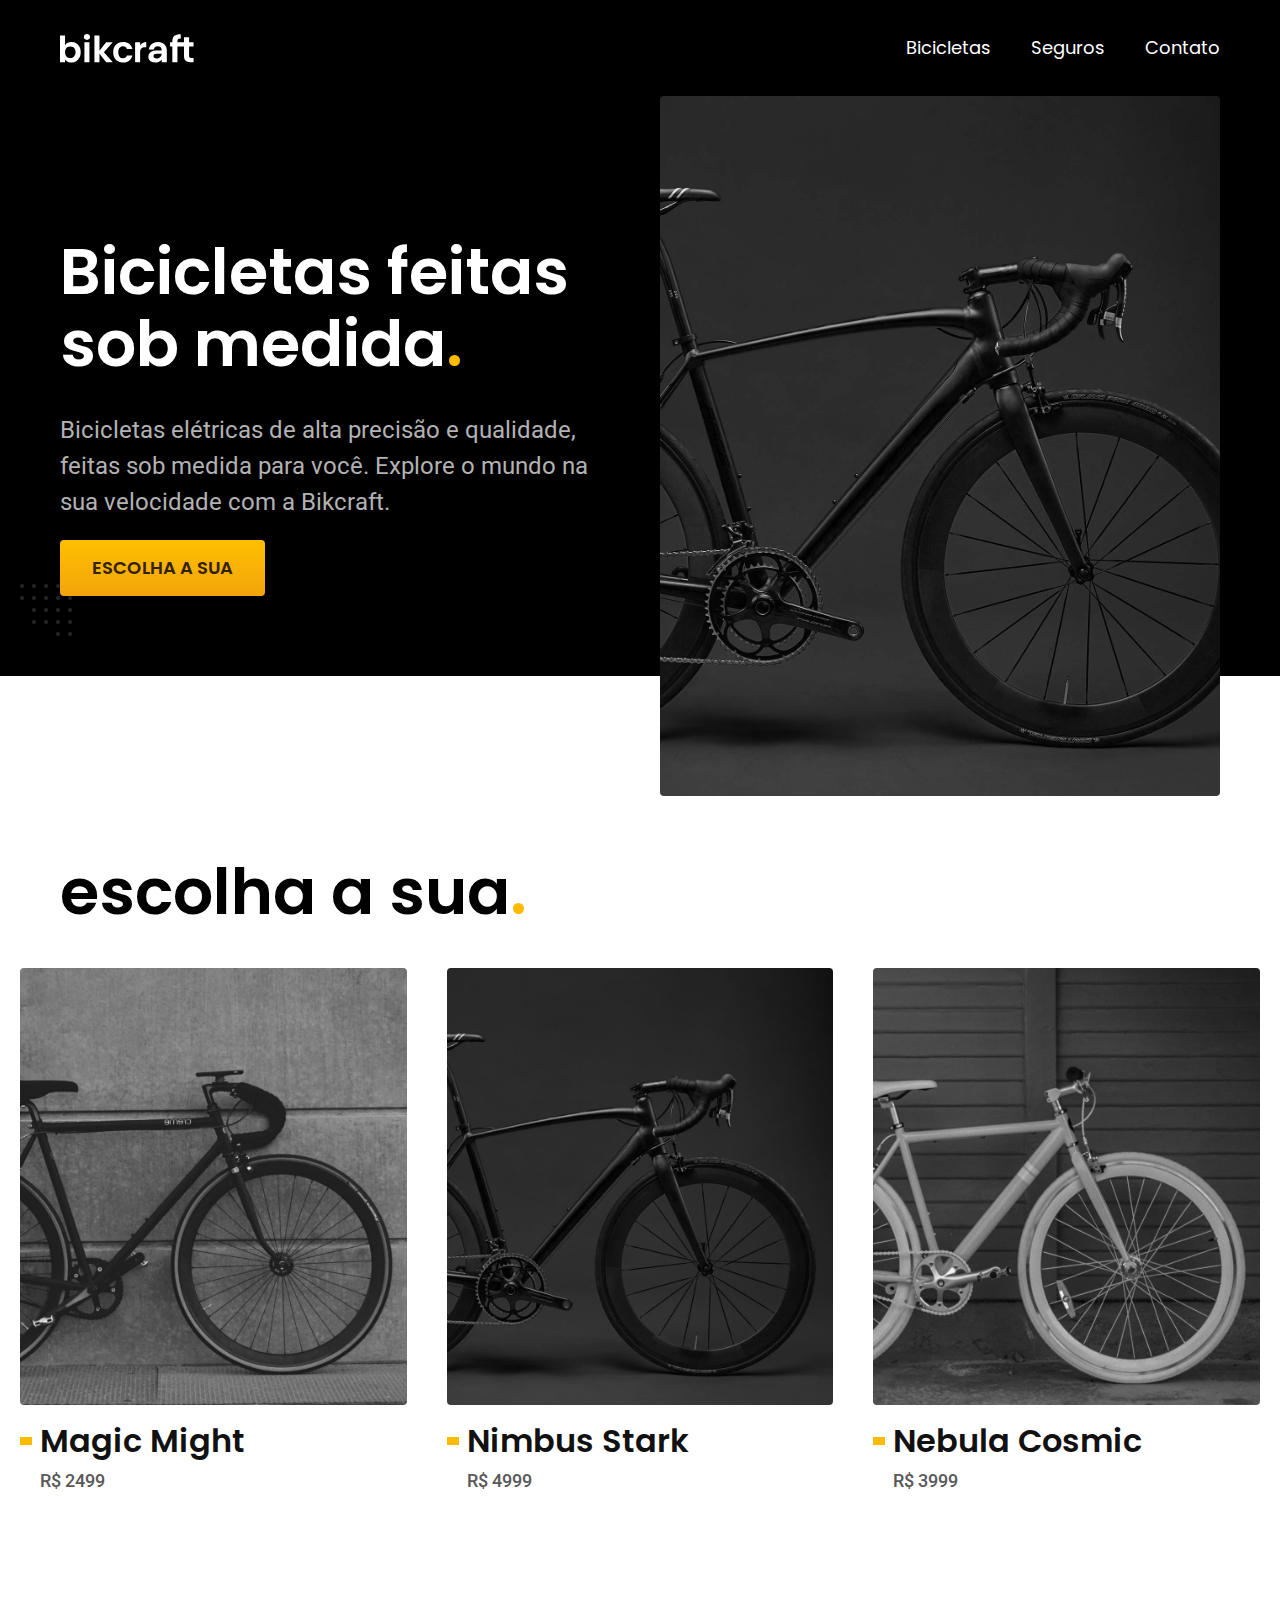
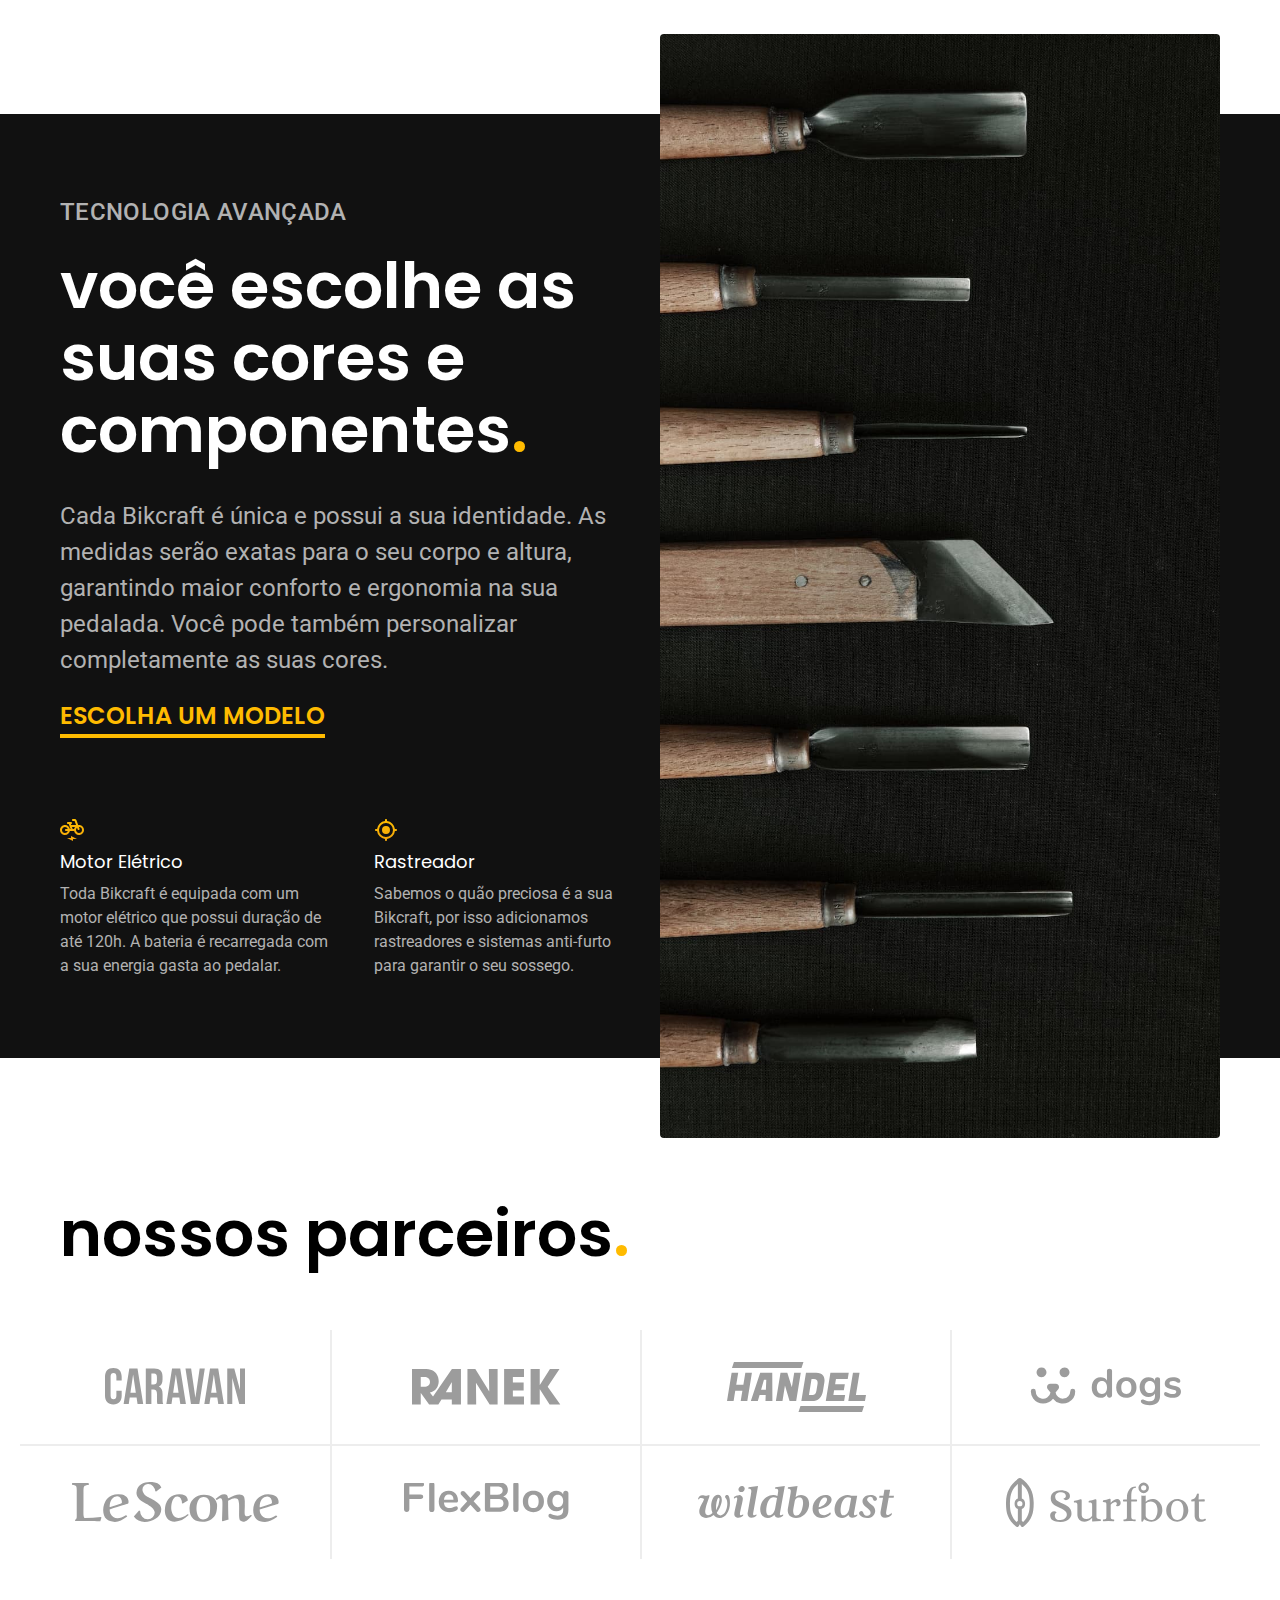
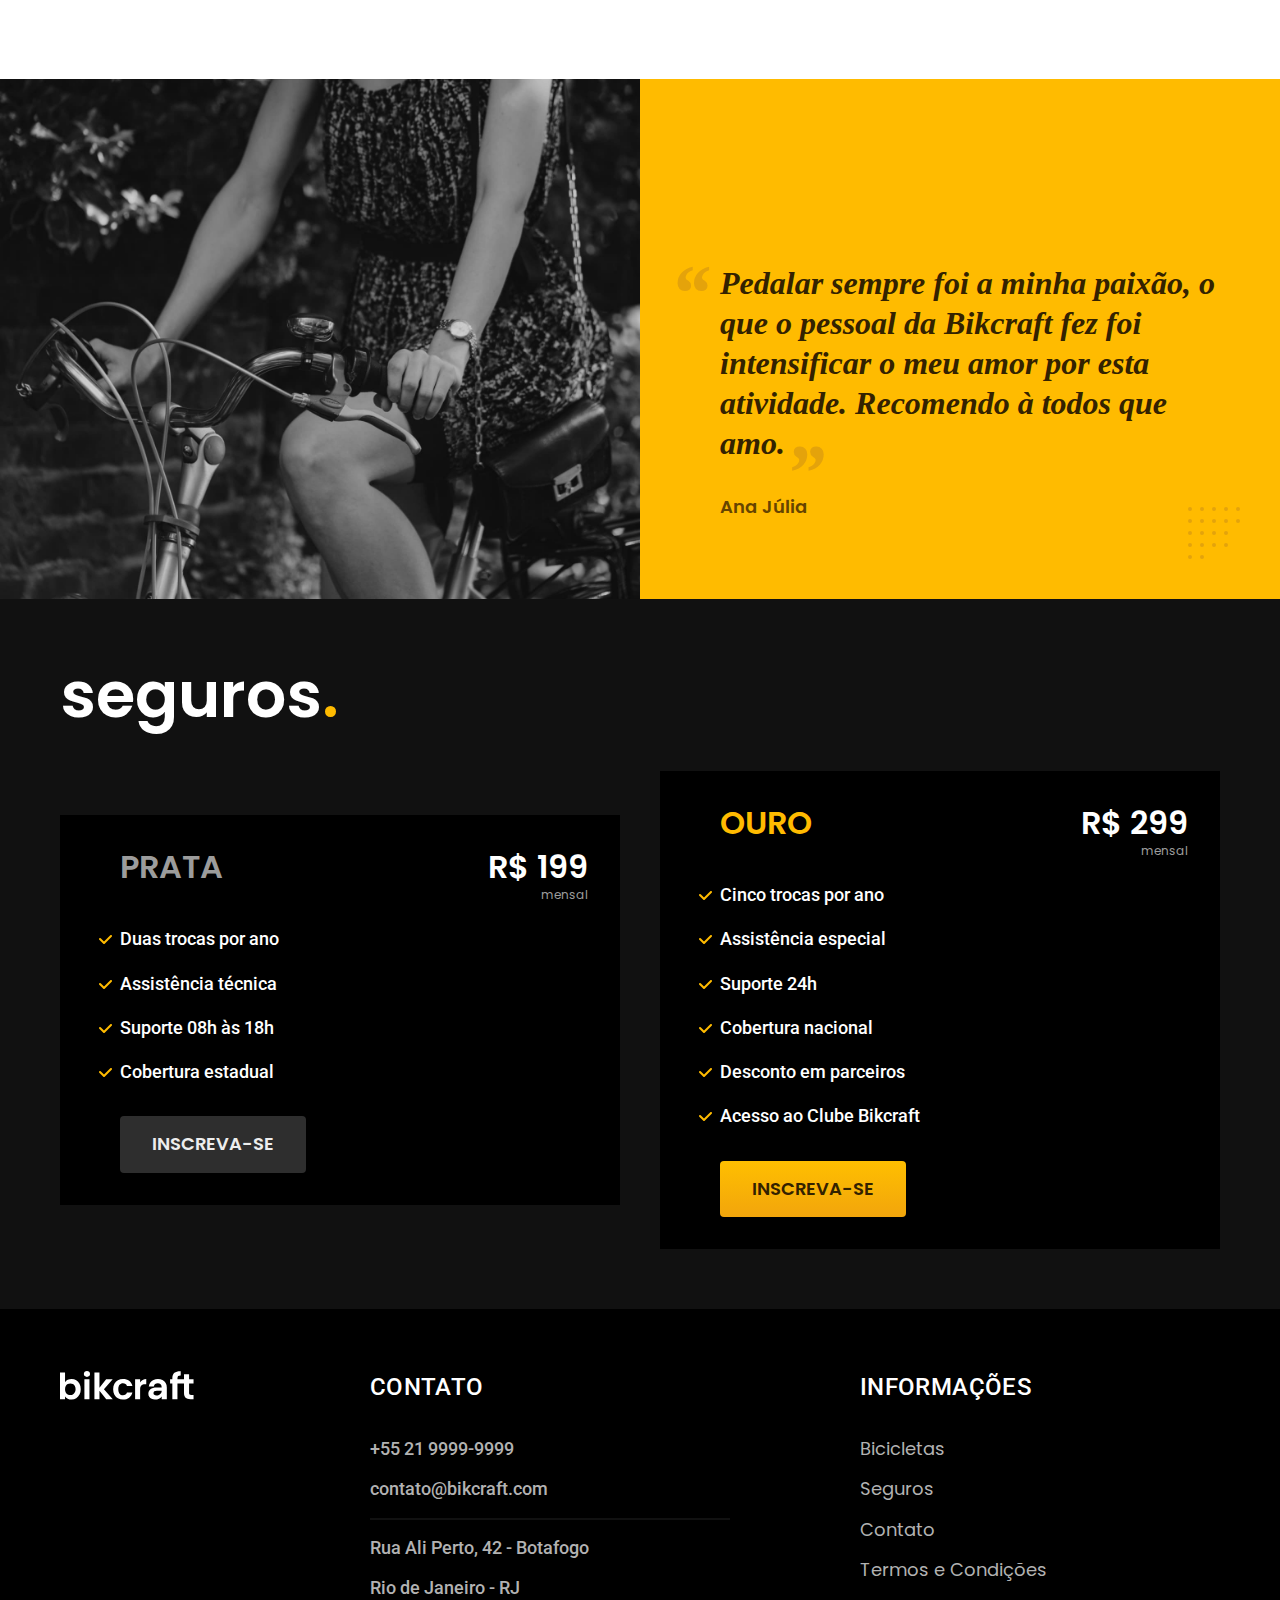
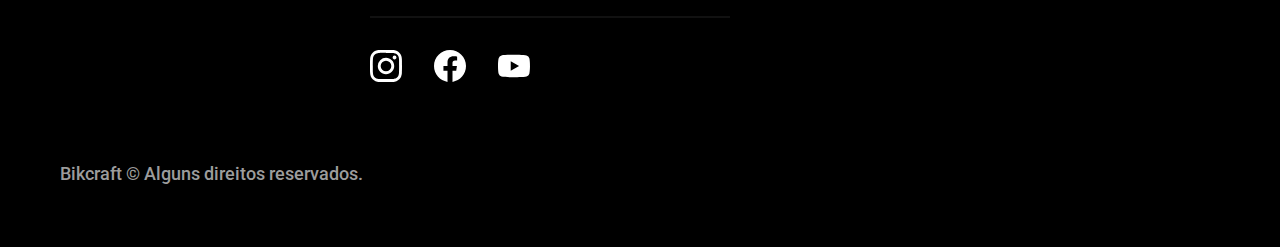
<file: index.html>
<!DOCTYPE html>
<html lang="pt-br">
<head>
  <meta charset="UTF-8">
  <meta name="viewport" content="width=device-width, initial-scale=1.0">
  <meta name="description" content="Bicicletas elétricas de alta precisão e qualidade, feitas sob medida para você. Explore o mundo na sua velocidade com a Bikcraft.">
  <title>Bikcraft - Teste</title>
  <link rel="stylesheet" href="./css/style.css">
  <link rel="preconnect" href="https://fonts.googleapis.com">
  <link rel="preconnect" href="https://fonts.gstatic.com" crossorigin>
  <link href="https://fonts.googleapis.com/css2?family=Poppins:wght@400;600&family=Roboto:wght@400;500&display=swap" rel="stylesheet">
</head>
<body>
  <header class="header-container">
    <div class="header container">
      <a href="./">
        <img src="./img/bikcraft.svg" alt="Logotipo Bikcraft">
      </a>

      <nav aria-label="primaria">
        <ul class="header-menu font-1-m cor-12" >
          <li><a href="bicicletas.html">Bicicletas</a></li>
          <li><a href="seguros.html">Seguros</a></li>
          <li><a href="contato.html">Contato</a></li>
        </ul>
      </nav>
    </div>
  </header>

  <main class="introducao-bg">
    <div class="introducao-container container">
      <div class="introducao-descricao cor-0">
        <h1 class="font-1-xxl">Bicicletas feitas sob medida<span class="cor-p1">.</span></h1>
        <p class="font-2-l cor-5">Bicicletas elétricas de alta precisão e qualidade, feitas sob medida para você. Explore o mundo na sua velocidade com a Bikcraft.</p>
        <a class="botao" href="./bicicletas.html">Escolha a sua</a>
      </div>

      <div>
        <img src="./img/fotos/introducao.jpg" alt="Bicicleta Elétrica Preta">
      </div>
    </div>
  </main>

  <article class="bicicletas-lista">
    <h2 class="container font-1-xxl">escolha a sua<span class="cor-p1">.</span></h2>

    <ul>
      <li>
        <a href="/bicicletas/magic.html">
          <img src="img/bicicletas/magic-home.jpg" alt="Bicicleta Magic Might">
          <h3 class="font-1-xl cor-11">Magic Might</h3>
          <span class="font-2-m cor-8 preco-lista">R$ 2499</span>
        </a>
      </li>
      <li>
        <a href="/bicicletas/nimbus.html">
          <img src="img/bicicletas/nimbus-home.jpg" alt="Bicicleta Nimbus Stark">
          <h3 class="font-1-xl cor-11">Nimbus Stark</h3>
          <span class="font-2-m cor-8 preco-lista">R$ 4999</span>
        </a>
      </li>
      <li>
        <a href="/bicicletas/nebula.html">
          <img src="img/bicicletas/nebula-home.jpg" alt="Bicicleta Nebula Cosmic">
          <h3 class="font-1-xl cor-11">Nebula Cosmic</h3>
          <span class="font-2-m cor-8 preco-lista">R$ 3999</span>
        </a>
      </li>
    </ul>
  </article>

  <article class="tecnologia-bg">
    <div class="tecnologia container">
      <div class="tecnologia-conteudo">
        <span class="font-2-l-b cor-5">TECNOLOGIA AVANÇADA</span>
        <h2 class="font-1-xxl cor-0">você escolhe as suas cores e componentes<span class="cor-p1">.</span></h2>
        <p class="font-2-l cor-5">Cada Bikcraft é única e possui a sua identidade. As medidas serão exatas para o seu corpo e altura, garantindo maior conforto e ergonomia na sua pedalada. Você pode também personalizar completamente as suas cores.</p>
        <a href="bicicletas.html" class="link">ESCOLHA UM MODELO</a>
        <div class="tecnologia-vantagens">
          <div>
            <img src="img/icones/eletrica.svg" alt="">
            <h3 class="font-1-m cor-0">Motor Elétrico</h3>
            <p class="font-2-s cor-5">Toda Bikcraft é equipada com um motor elétrico que possui duração de até 120h. A bateria é recarregada com a sua energia gasta ao pedalar.</p>
          </div>
          <div>
            <img src="img/icones/rastreador.svg" alt="">
            <h3 class="font-1-m">Rastreador</h3>
            <p class="font-2-s cor-5">Sabemos o quão preciosa é a sua Bikcraft, por isso adicionamos rastreadores e sistemas anti-furto para garantir o seu sossego.</p>
          </div>
        </div>
      </div>
      <div class="tecnologia-imagem">
        <img src="img/fotos/tecnologia.jpg" alt="">
      </div>
      
    </div>
  </article>

  <section class="parceiros" aria-label="Nossos Parceiros">
    <h2 class="container font-1-xxl">nossos parceiros<span class="cor-p1">.</span></h2>

    <ul>
      <li><img src="img/parceiros/caravan.svg" alt="Caravan"></li>
      <li><img src="img/parceiros/ranek.svg" alt="Ranek"></li>
      <li><img src="img/parceiros/handel.svg" alt="Handel"></li>
      <li><img src="img/parceiros/dogs.svg" alt="Dogs"></li>
      <li><img src="img/parceiros/lescone.svg" alt="Lescone"></li>
      <li><img src="img/parceiros/flexblog.svg" alt="Flexblog"></li>
      <li><img src="img/parceiros/wildbeast.svg" alt="Wildbeast"></li>
      <li><img src="img/parceiros/surfbot.svg" alt="Surfbot"></li>
    </ul>
  </section>

  <section class="depoimento" aria-label="Depoimento">
    <div class="depoimento-img"><img src="./img/fotos/depoimento.jpg" alt="Pessoa pedalendo uma bicicleta Bikcraft"></div>
    <div class="depoimento-texto cor-p5">
      <blockquote>
        <p>Pedalar sempre foi a minha paixão, o que o pessoal da Bikcraft fez foi intensificar o meu amor por esta atividade. Recomendo à todos que amo.</p>
      </blockquote>
      <span class="font-1-m-b cor-p4">Ana Júlia</span>
    </div>
  </section>

  <article class="seguros-bg">
    <div class="seguros container">
      <h2 class="font-1-xxl cor-0">seguros<span class="cor-p1">.</span></h2>

      <div class="seguros-item font-2-m">
        <h3 class="font-1-xl cor-6">PRATA</h3>
        <span class="font-1-xl">R$ 199<span class="font-1-xs cor-6">mensal</span></span>
          <ul>
            <li>Duas trocas por ano</li>
            <li>Assistência técnica</li>
            <li>Suporte 08h às 18h</li>
            <li>Cobertura estadual</li>
          </ul>
          <a class="botao secundario" href="./orcamento.html">inscreva-se</a>
      </div>

      <div class="seguros-item font-2-m">
        <h3 class="font-1-xl cor-p1">OURO</h3>
        <span class="font-1-xl">R$ 299<span class="font-1-xs cor-6">mensal</span></span>
          <ul>
            <li>Cinco trocas por ano</li>
            <li>Assistência especial</li>
            <li>Suporte 24h</li>
            <li>Cobertura nacional</li>
            <li>Desconto em parceiros</li>
            <li>Acesso ao Clube Bikcraft</li>
          </ul>
          <a class="botao" href="./bicicletas.html">inscreva-se</a>
      </div>
    </div>
  </article>

  <footer class="footer-bg">
    <div class="footer container">
      <img src="./img/bikcraft.svg" alt="Bikcraft">

      <div class="footer-contato">
        <h3 class="font-2-l-b cor-0">CONTATO</h3>
        <ul class="font-2-m cor-5">
          <li><a href="tel:+552199999999">+55 21 9999-9999</a></li>
          <li><a href="mailto:contato@bikcraft.com">contato@bikcraft.com</a></li>
          <li>Rua Ali Perto, 42 - Botafogo</li>
          <li>Rio de Janeiro - RJ</li>
        </ul>
        <div class="footer-redes">
          <a href="./"><img src="./img/redes/instagram.svg" alt="Instagram"></a>
          <a href="./"><img src="./img/redes/facebook.svg" alt="Facebook"></a>
          <a href="./"><img src="./img/redes/youtube.svg" alt="Youtube"></a>
        </div>
      </div>

      <div class="footer-informacoes">
        <h3 class="font-2-l-b cor-0">INFORMAÇÕES</h3>
        <nav>
          <ul class="font-1-m cor-5">
            <li><a href="./bicicletas.html">Bicicletas</a></li>
            <li><a href="./seguros.html">Seguros</a></li>
            <li><a href="./contato.html">Contato</a></li>
            <li><a href="./termos.html">Termos e Condições</a></li>
          </ul>
        </nav>
      </div>

      <p class="footer-copy font-2-m cor-6">Bikcraft © Alguns direitos reservados.</p>
    </div>
  </footer>
  <script src="./js/script.js"></script>
</body>
</html>
</file>
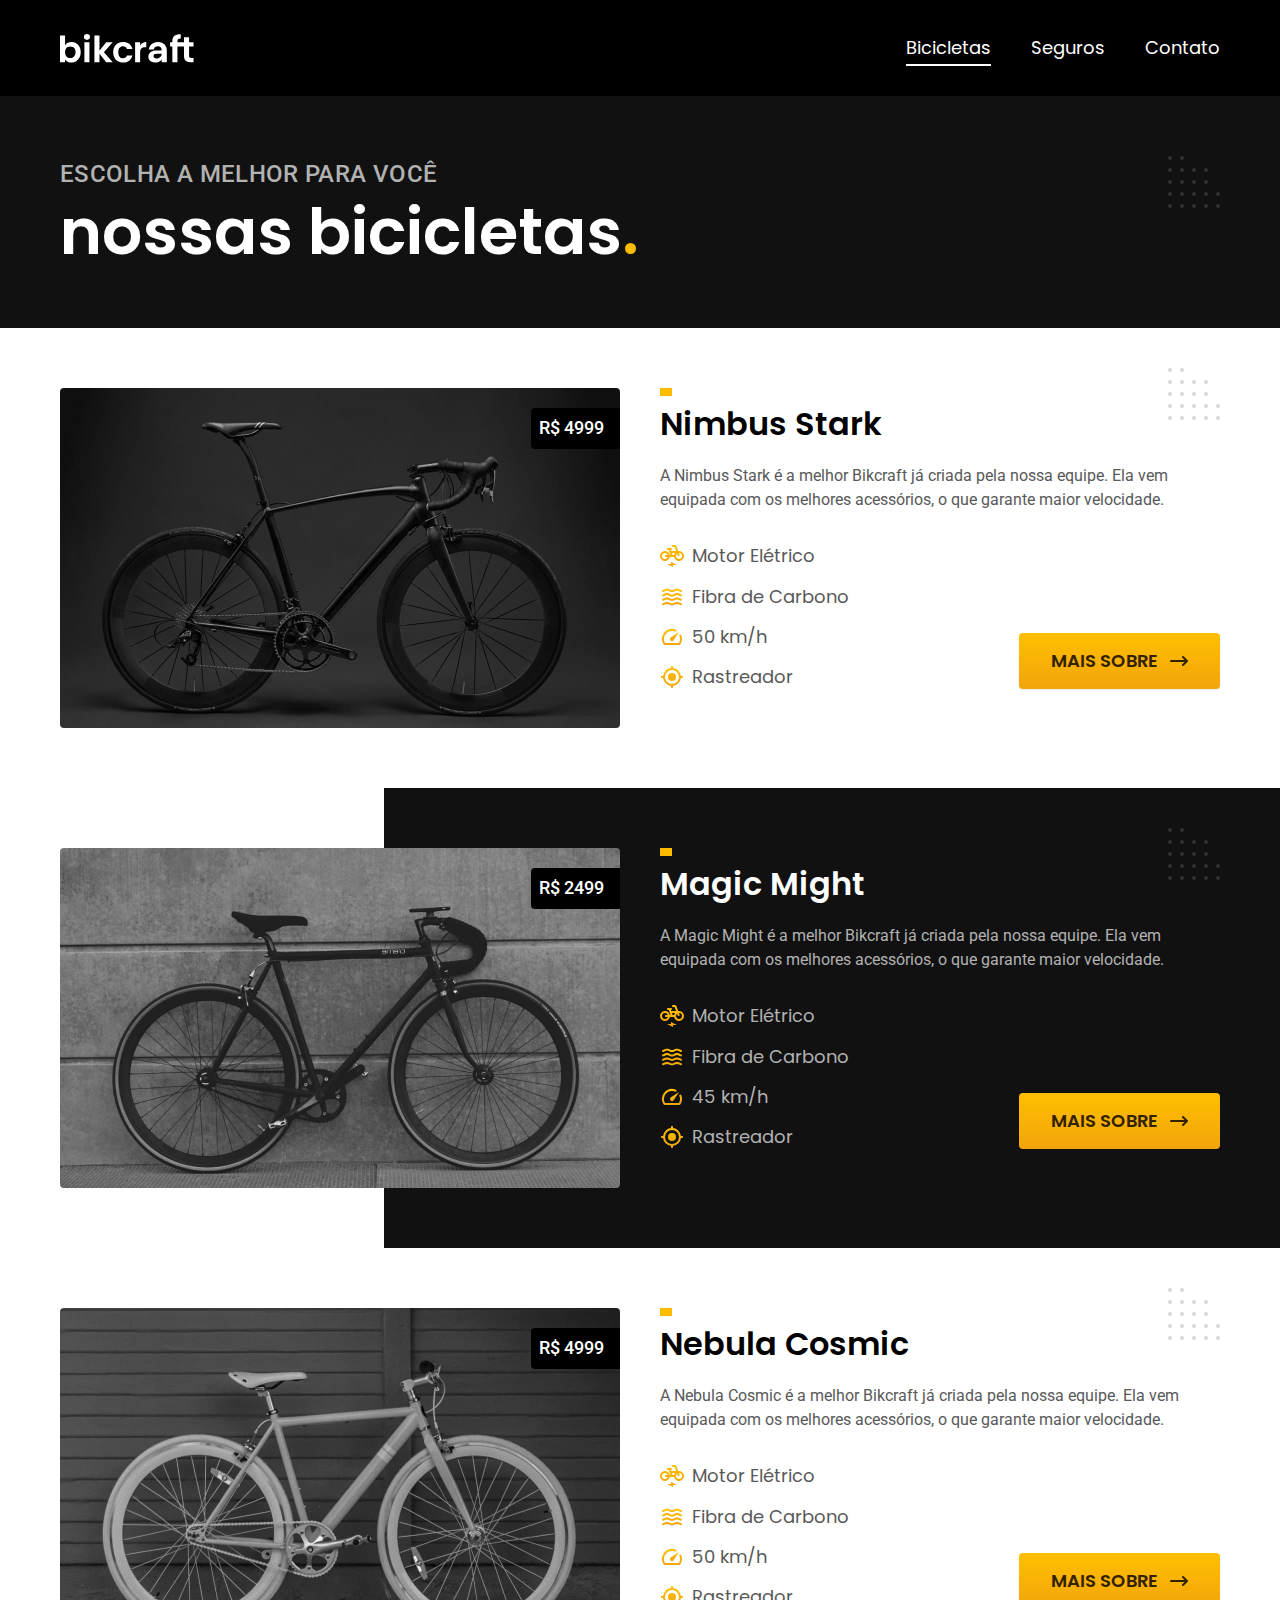
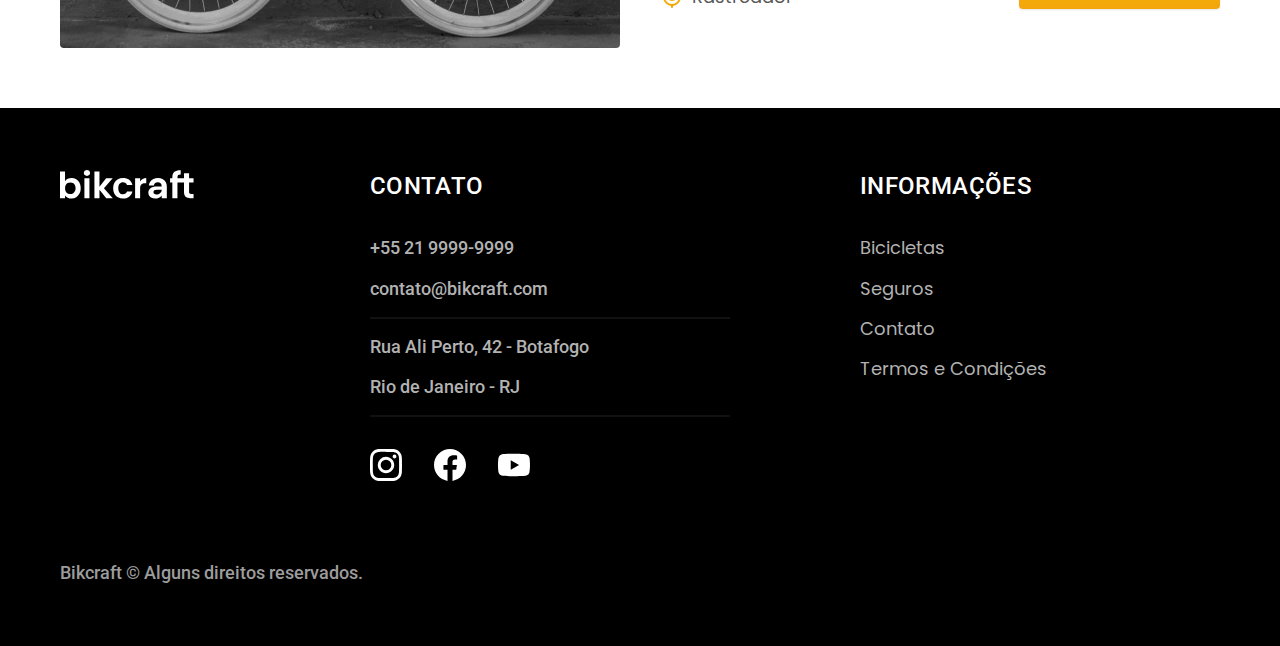
<file: bicicletas.html>
<!DOCTYPE html>
<html lang="pt-br">
<head>
  <meta charset="UTF-8">
  <meta name="viewport" content="width=device-width, initial-scale=1.0">
  <meta name="description" content="Bicicletas">
  <title>Bicicletas | Bikcraft</title>
  <link rel="stylesheet" href="./css/style.css">
  <link rel="preconnect" href="https://fonts.googleapis.com">
  <link rel="preconnect" href="https://fonts.gstatic.com" crossorigin>
  <link href="https://fonts.googleapis.com/css2?family=Poppins:wght@400;600&family=Roboto:wght@400;500&display=swap" rel="stylesheet">
</head>
<body id="bicicletas">
  <header class="header-container">
    <div class="header container">
      <a href="./">
        <img src="./img/bikcraft.svg" alt="Logotipo Bikcraft">
      </a>

      <nav aria-label="primaria">
        <ul class="header-menu font-1-m cor-12" >
          <li><a href="bicicletas.html">Bicicletas</a></li>
          <li><a href="seguros.html">Seguros</a></li>
          <li><a href="contato.html">Contato</a></li>
        </ul>
      </nav>
    </div>
  </header>

  <main>
    <div class="titulo-bg">
      <div class="titulo container dec-titulo">
        <p class="font-2-l-b cor-5">escolha a melhor para você</p>
        <h1 class="font-1-xxl cor-0">nossas bicicletas<span class="cor-p1">.</span></h1>
      </div>
    </div>
    
    <div class="bicicletas container">
      <div class="bicicletas-imagem">
        <img src="./img/bicicletas/nimbus.jpg" alt="Bicicleta preta">
        <span class="font-2-m cor-0">R$ 4999</span>
      </div>
      <div class="bicicletas-conteudo">
        <h2 class="font-1-xl">Nimbus Stark</h2>
        <p class="font-2-s cor-8">A Nimbus Stark é a melhor Bikcraft já criada pela nossa equipe. Ela vem equipada com os melhores acessórios, o que garante maior velocidade.</p>
        <ul class="font-1-m cor-8">
          <li>
            <img src="./img/icones/eletrica.svg" alt="">
            Motor Elétrico
          </li>
          <li>
            <img src="./img/icones/carbono.svg" alt="">
            Fibra de Carbono
          </li>
          <li>
            <img src="./img/icones/velocidade.svg" alt="">
            50 km/h
          </li>
          <li>
            <img src="./img/icones/rastreador.svg" alt="">
            Rastreador
          </li>
        </ul>
        <a class="botao seta" href="./bicicletas/nimbus.html">Mais Sobre</a>
      </div>
    </div>

    <div class="bicicletas-bg">
      <div class="bicicletas container">
        <div class="bicicletas-imagem">
          <img src="./img/bicicletas/magic.jpg" alt="Bicicleta preta">
          <span class="font-2-m cor-0">R$ 2499</span>
        </div>
        <div class="bicicletas-conteudo">
          <h2 class="font-1-xl cor-0">Magic Might</h2>
          <p class="font-2-s cor-5">A Magic Might é a melhor Bikcraft já criada pela nossa equipe. Ela vem equipada com os melhores acessórios, o que garante maior velocidade.</p>
          <ul class="font-1-m cor-5">
            <li>
              <img src="./img/icones/eletrica.svg" alt="">
              Motor Elétrico
            </li>
            <li>
              <img src="./img/icones/carbono.svg" alt="">
              Fibra de Carbono
            </li>
            <li>
              <img src="./img/icones/velocidade.svg" alt="">
              45 km/h
            </li>
            <li>
              <img src="./img/icones/rastreador.svg" alt="">
              Rastreador
            </li>
          </ul>
          <a class="botao seta" href="./bicicletas/magic.html">Mais Sobre</a>
        </div>
      </div>
    </div>

    <div class="bicicletas container">
      <div class="bicicletas-imagem">
        <img src="./img/bicicletas/nebula.jpg" alt="Bicicleta preta">
        <span class="font-2-m cor-0">R$ 4999</span>
      </div>
      <div class="bicicletas-conteudo">
        <h2 class="font-1-xl">Nebula Cosmic</h2>
        <p class="font-2-s cor-8">A Nebula Cosmic é a melhor Bikcraft já criada pela nossa equipe. Ela vem equipada com os melhores acessórios, o que garante maior velocidade.</p>
        <ul class="font-1-m cor-8">
          <li>
            <img src="./img/icones/eletrica.svg" alt="">
            Motor Elétrico
          </li>
          <li>
            <img src="./img/icones/carbono.svg" alt="">
            Fibra de Carbono
          </li>
          <li>
            <img src="./img/icones/velocidade.svg" alt="">
            50 km/h
          </li>
          <li>
            <img src="./img/icones/rastreador.svg" alt="">
            Rastreador
          </li>
        </ul>
        <a class="botao seta" href="./bicicletas/nebula.html">Mais Sobre</a>
      </div>
    </div>
  </main>

  <footer class="footer-bg">
    <div class="footer container">
      <img src="./img/bikcraft.svg" alt="Bikcraft">

      <div class="footer-contato">
        <h3 class="font-2-l-b cor-0">CONTATO</h3>
        <ul class="font-2-m cor-5">
          <li><a href="tel:+552199999999">+55 21 9999-9999</a></li>
          <li><a href="mailto:contato@bikcraft.com">contato@bikcraft.com</a></li>
          <li>Rua Ali Perto, 42 - Botafogo</li>
          <li>Rio de Janeiro - RJ</li>
        </ul>
        <div class="footer-redes">
          <a href="./"><img src="./img/redes/instagram.svg" alt="Instagram"></a>
          <a href="./"><img src="./img/redes/facebook.svg" alt="Facebook"></a>
          <a href="./"><img src="./img/redes/youtube.svg" alt="Youtube"></a>
        </div>
      </div>

      <div class="footer-informacoes">
        <h3 class="font-2-l-b cor-0">INFORMAÇÕES</h3>
        <nav>
          <ul class="font-1-m cor-5">
            <li><a href="./bicicletas.html">Bicicletas</a></li>
            <li><a href="./seguros.html">Seguros</a></li>
            <li><a href="./contato.html">Contato</a></li>
            <li><a href="./termos.html">Termos e Condições</a></li>
          </ul>
        </nav>
      </div>

      <p class="footer-copy font-2-m cor-6">Bikcraft © Alguns direitos reservados.</p>
    </div>
  </footer>
  <script src="./js/script.js"></script>
</body>
</html>
</file>
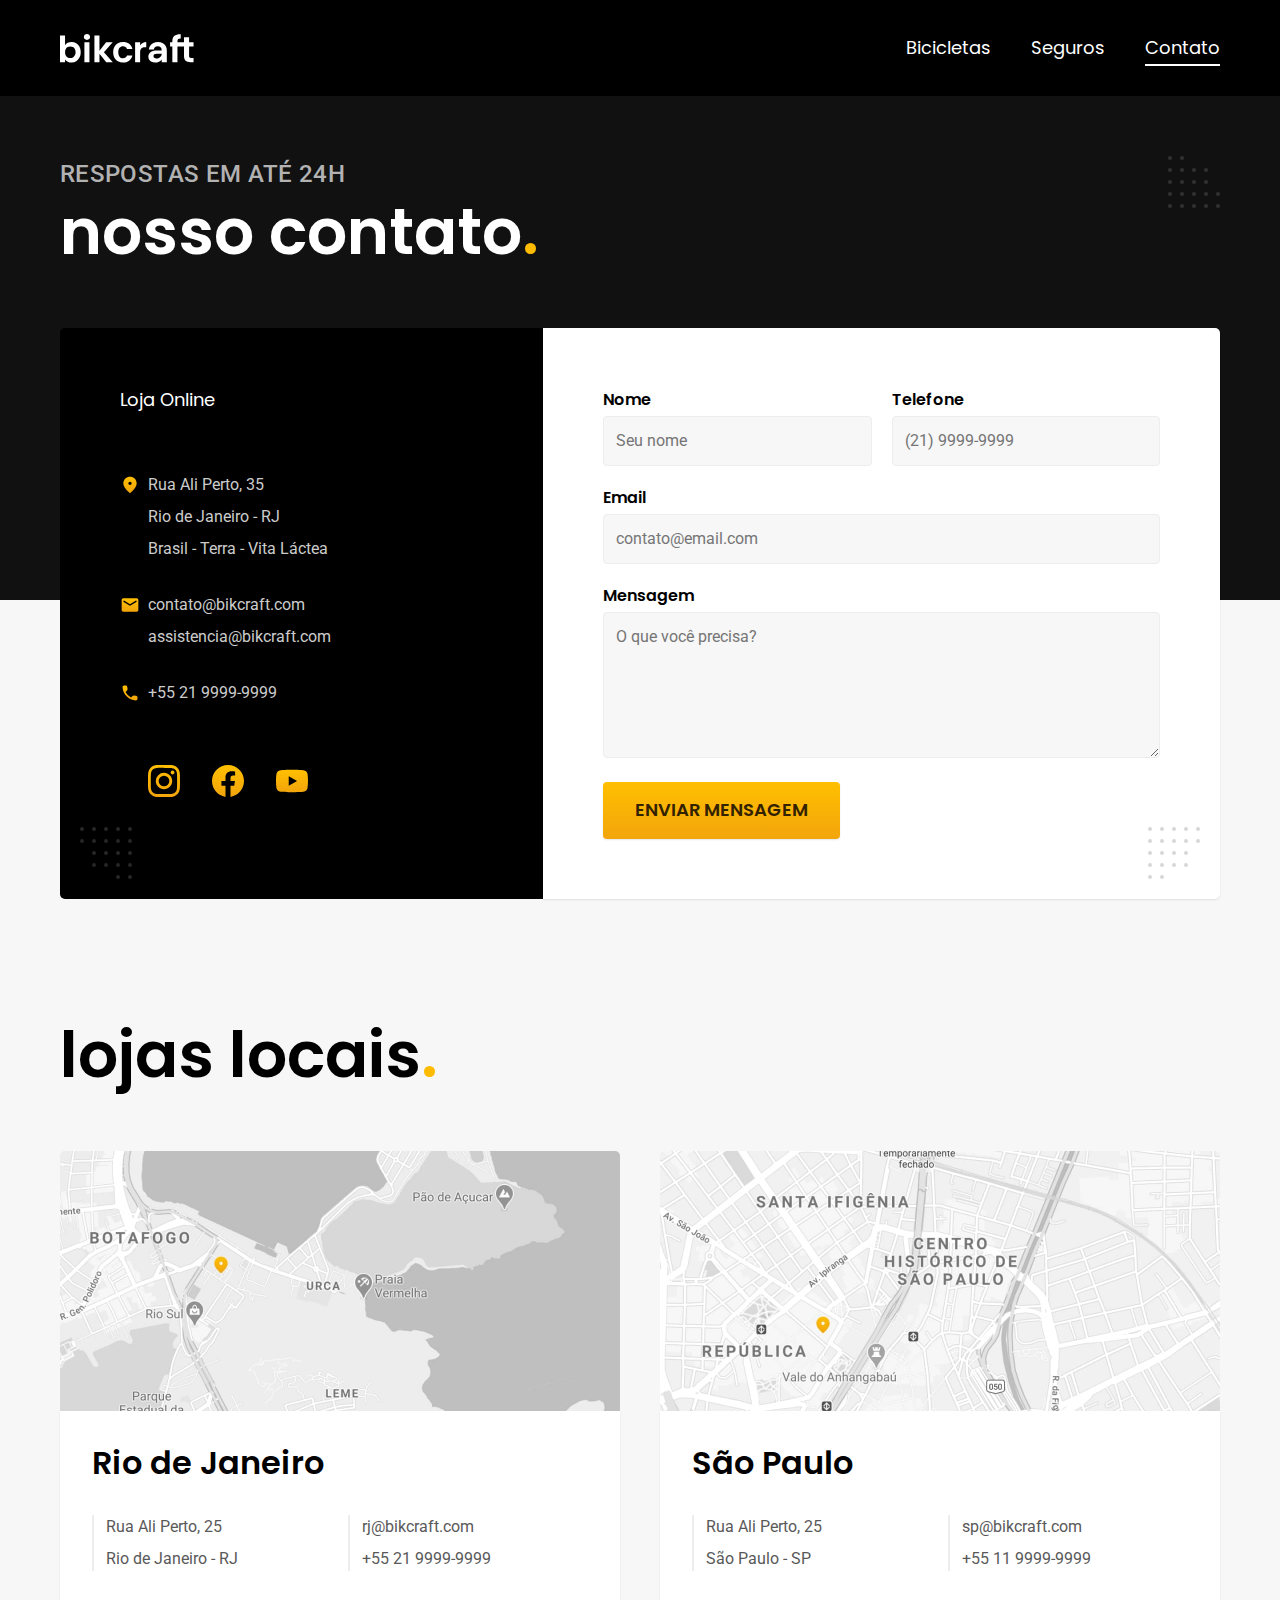
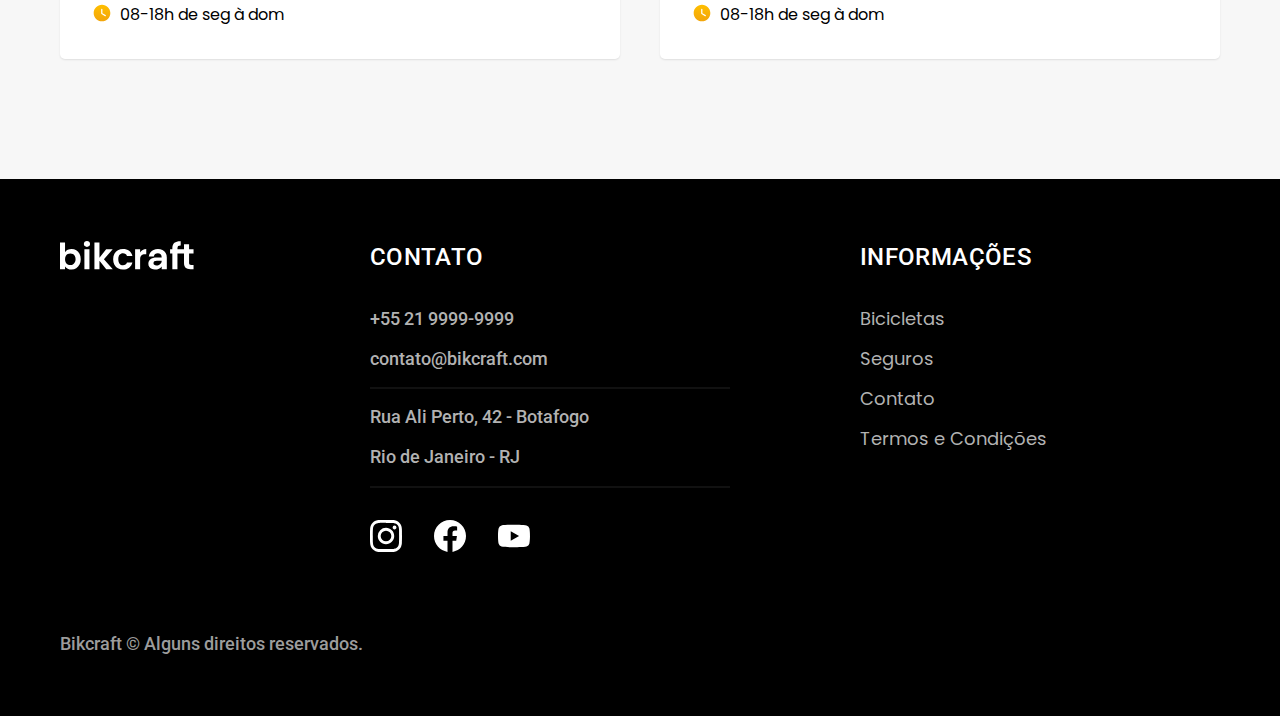
<file: contato.html>
<!DOCTYPE html>
<html lang="pt-br">
<head>
  <meta charset="UTF-8">
  <meta name="viewport" content="width=device-width, initial-scale=1.0">
  <meta name="description" content="Termos e Condições">
  <title>Contato | Bikcraft</title>
  <link rel="stylesheet" href="./css/style.css">
  <link rel="preconnect" href="https://fonts.googleapis.com">
  <link rel="preconnect" href="https://fonts.gstatic.com" crossorigin>
  <link href="https://fonts.googleapis.com/css2?family=Poppins:wght@400;600&family=Roboto:wght@400;500&display=swap" rel="stylesheet">
</head>
<body id="contato">
  <header class="header-container">
    <div class="header container">
      <a href="./">
        <img src="./img/bikcraft.svg" alt="Logotipo Bikcraft">
      </a>

      <nav aria-label="primaria">
        <ul class="header-menu font-1-m cor-12" >
          <li><a href="bicicletas.html">Bicicletas</a></li>
          <li><a href="seguros.html">Seguros</a></li>
          <li><a href="contato.html">Contato</a></li>
        </ul>
      </nav>
    </div>
  </header>

  <main>
    <div class="titulo-bg">
      <div class="titulo container">
        <p class="font-2-l-b cor-5">respostas em até 24h</p>
        <h1 class="font-1-xxl cor-0">nosso contato<span class="cor-p1">.</span></h1>
      </div>
    </div>

    <div class="contato container">
      <section class="contato-dados" aria-label="Endereço">
        <h2 class="font-1-m cor-0">Loja Online</h2>
        <div class="contato-endereco font-2-s cor-4">
          <p>Rua Ali Perto, 35</p>
          <p>Rio de Janeiro - RJ</p>
          <p>Brasil - Terra - Vita Láctea</p>
        </div>
        <address class="contato-meios font-2-s cor-4">
          <a href="mailto:contato@bikcraft.com">contato@bikcraft.com</a>
          <a href="mailto:assistencia@bikcraft.com">assistencia@bikcraft.com</a>
          <a href="tel:+552199999999">+55 21 9999-9999</a>
        </address>
        <div class="contato-redes">
          <a href="./">
            <img src="./img/redes/instagram-p.svg" alt="Instagram">
          </a>
          <a href="./">
            <img src="./img/redes/facebook-p.svg" alt="Facebook">
          </a>
          <a href="./">
            <img src="./img/redes/youtube-p.svg" alt="Youtube">
          </a>
        </div>
      </section>
      <section class="contato-formulario" aria-label="Formulário">
        <form class="form" action="./contato.html">
          <div>
            <label for="nome">Nome</label>
            <input type="text" id="nome" name="nome" placeholder="Seu nome">
          </div>
          <div>
            <label for="telefone">Telefone</label>
            <input type="text" id="telefone" name="telefone" placeholder="(21) 9999-9999">
          </div>
          <div>
            <label for="email">Email</label>
            <input type="email" id="email" name="email" placeholder="contato@email.com">
          </div>
          <div id="text-mensagem">
            <label for="mensagem">Mensagem</label>
            <textarea rows="5" id="mensagem" name="mensagem" placeholder="O que você precisa?"></textarea>
          </div>
          <button class="botao">Enviar Mensagem</button>
        </form>
      </section>
    </div>
  </main>

  <article class="lojas container">
    <h2 class="font-1-xxl">lojas locais<span class="cor-p1">.</span></h2>
    <div class="lojas-item">
      <img src="./img/lojas/rj.jpg" alt="mapa marcando o endereço em Rua Ali Perto, 25 - Rio de Janeiro - RJ">
      <div class="lojas-conteudo">
        <h3 class="font-1-xl">Rio de Janeiro</h3>
        <div class="lojas-dados font-2-s cor-8">
          <p>Rua Ali Perto, 25</p>
          <p>Rio de Janeiro - RJ</p>
        </div>
        <div class="lojas-dados font-2-s cor-8">
          <a href="mailto:rj@bikcraft.com">rj@bikcraft.com</a>
          <a href="tel:+552199999999">+55 21 9999-9999</a>
        </div>
        <p class="lojas-tempo font-1-s"><img src="./img/icones/horario.svg" alt="">08-18h de seg à dom</p>
      </div>
    </div>

    <div class="lojas-item">
      <img src="./img/lojas/sp.jpg" alt="mapa marcando o endereço em Rua Ali Perto, 25 - São Paulo - SP">
      <div class="lojas-conteudo">
        <h3 class="font-1-xl">São Paulo</h3>
        <div class="lojas-dados font-2-s cor-8">
          <p>Rua Ali Perto, 25</p>
          <p>São Paulo - SP</p>
        </div>
        <div class="lojas-dados font-2-s cor-8">
          <a href="mailto:sp@bikcraft.com">sp@bikcraft.com</a>
          <a href="tel:+551199999999">+55 11 9999-9999</a>
        </div>
        <p class="lojas-tempo font-1-s"><img src="./img/icones/horario.svg" alt="">08-18h de seg à dom</p>
      </div>
    </div>
  </article>

  <footer class="footer-bg">
    <div class="footer container">
      <img src="./img/bikcraft.svg" alt="Bikcraft">

      <div class="footer-contato">
        <h3 class="font-2-l-b cor-0">CONTATO</h3>
        <ul class="font-2-m cor-5">
          <li><a href="tel:+552199999999">+55 21 9999-9999</a></li>
          <li><a href="mailto:contato@bikcraft.com">contato@bikcraft.com</a></li>
          <li>Rua Ali Perto, 42 - Botafogo</li>
          <li>Rio de Janeiro - RJ</li>
        </ul>
        <div class="footer-redes">
          <a href="./"><img src="./img/redes/instagram.svg" alt="Instagram"></a>
          <a href="./"><img src="./img/redes/facebook.svg" alt="Facebook"></a>
          <a href="./"><img src="./img/redes/youtube.svg" alt="Youtube"></a>
        </div>
      </div>

      <div class="footer-informacoes">
        <h3 class="font-2-l-b cor-0">INFORMAÇÕES</h3>
        <nav>
          <ul class="font-1-m cor-5">
            <li><a href="./bicicletas.html">Bicicletas</a></li>
            <li><a href="./seguros.html">Seguros</a></li>
            <li><a href="./contato.html">Contato</a></li>
            <li><a href="./termos.html">Termos e Condições</a></li>
          </ul>
        </nav>
      </div>

      <p class="footer-copy font-2-m cor-6">Bikcraft © Alguns direitos reservados.</p>
    </div>
  </footer>
  <script src="./js/script.js"></script>
</body>
</html>
</file>
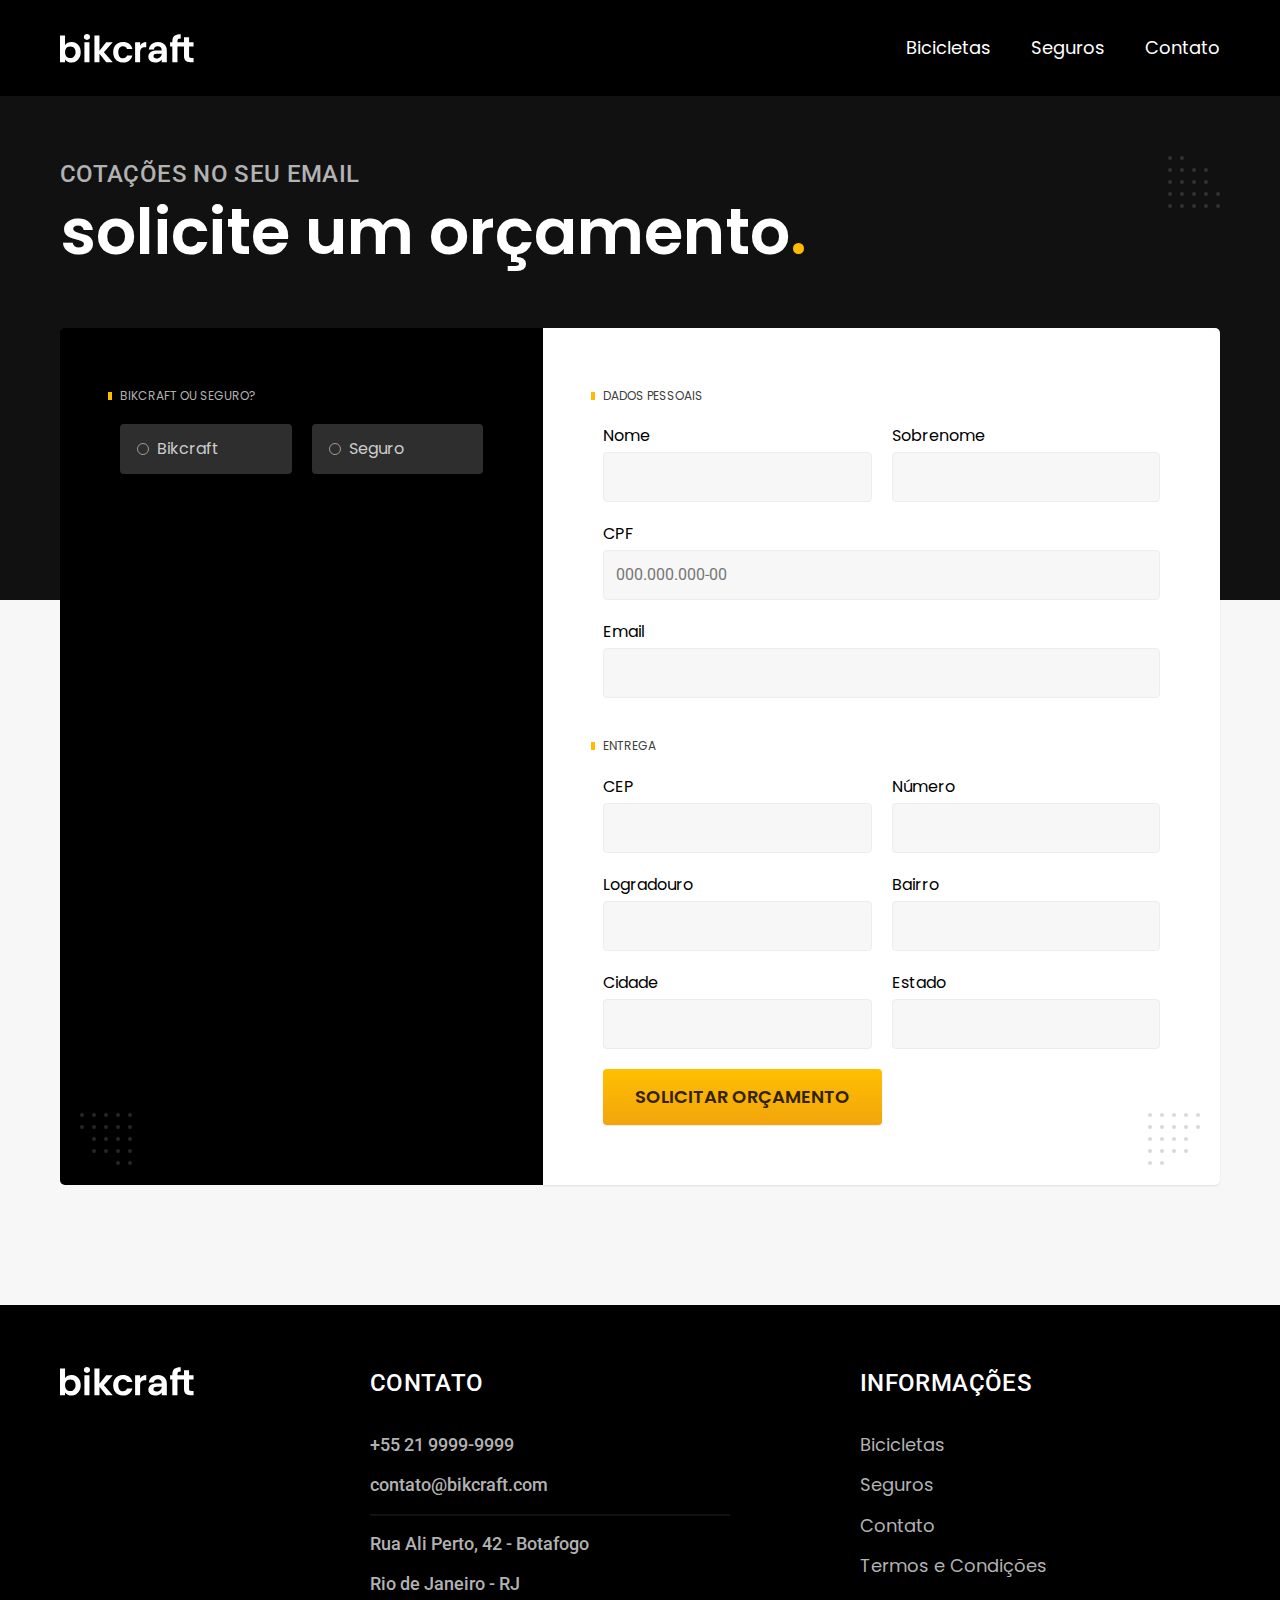
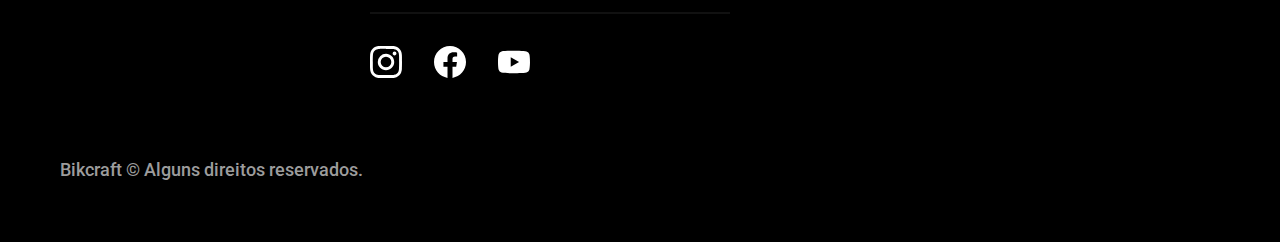
<file: orcamento.html>
<!DOCTYPE html>
<html lang="pt-br">
<head>
  <meta charset="UTF-8">
  <meta name="viewport" content="width=device-width, initial-scale=1.0">
  <meta name="description" content="Termos e Condições">
  <title>Orçamento | Bikcraft</title>
  <link rel="stylesheet" href="./css/style.css">
  <link rel="preconnect" href="https://fonts.googleapis.com">
  <link rel="preconnect" href="https://fonts.gstatic.com" crossorigin>
  <link href="https://fonts.googleapis.com/css2?family=Poppins:wght@400;600&family=Roboto:wght@400;500&display=swap" rel="stylesheet">
</head>
<body id="orcamento">
  <header class="header-container">
    <div class="header container">
      <a href="./">
        <img src="./img/bikcraft.svg" alt="Logotipo Bikcraft">
      </a>

      <nav aria-label="primaria">
        <ul class="header-menu font-1-m cor-12" >
          <li><a href="bicicletas.html">Bicicletas</a></li>
          <li><a href="seguros.html">Seguros</a></li>
          <li><a href="contato.html">Contato</a></li>
        </ul>
      </nav>
    </div>
  </header>

  <main>
    <div class="titulo-bg">
      <div class="titulo container">
        <p class="font-2-l-b cor-5">cotações no seu email</p>
        <h1 class="font-1-xxl cor-0">solicite um orçamento<span class="cor-p1">.</span></h1>
      </div>
    </div>

    <form class="orcamento container" action="./orcamento.html">

      <div class="orcamento-produto">
        <h2 class="font-1-xs cor-5">Bikcraft ou Seguro?</h2>

        <input type="radio" name="tipo" value="bikcraft" id="bikcraft">
        <label for="bikcraft">Bikcraft</label>

        <input type="radio" name="tipo" value="seguro" id="seguro">
        <label for="seguro">Seguro</label>

        <div class="orcamento-conteudo" id="orcamento-bikcraft">
          <h2 class="font-1-xs cor-5">Escolha a sua</h2>

          <input type="radio" name="produto" value="nimbus" id="nimbus">
          <label for="nimbus">Nimbus Stark <span>R$ 4999</span></label>
          <div id="nimbus-comprar" class="orcamento-detalhes">
            <ul class="font-1-xs cor-8">
              <li><img src="./img/icones/eletrica.svg" alt=""> Motor Elétrico</li>
              <li><img src="./img/icones/carbono.svg" alt=""> Fibra de Carbono</li>
              <li><img src="./img/icones/velocidade.svg" alt=""> 50 km/h</li>
              <li><img src="./img/icones/rastreador.svg" alt=""> Rastreador</li>
            </ul>
            <img src="./img/bicicletas/nimbus.jpg" alt="Bicicleta preta">
          </div>

          <input type="radio" name="produto" value="magic" id="magic">
          <label for="magic">Magic Might <span>R$ 2499</span></label>
          <div id="magic-comprar" class="orcamento-detalhes">
            <ul class="font-1-xs cor-8">
              <li><img src="./img/icones/eletrica.svg" alt=""> Motor Elétrico</li>
              <li><img src="./img/icones/carbono.svg" alt=""> Fibra de Carbono</li>
              <li><img src="./img/icones/velocidade.svg" alt=""> 45 km/h</li>
              <li><img src="./img/icones/rastreador.svg" alt=""> Rastreador</li>
            </ul>
            <img src="./img/bicicletas/magic.jpg" alt="Bicicleta preta">
          </div>

          <input type="radio" name="produto" value="nebula" id="nebula">
          <label for="nebula">Nebula Cosmic <span>R$ 3999</span></label>
          <div id="nebula-comprar" class="orcamento-detalhes">
            <ul class="font-1-xs cor-8">
              <li><img src="./img/icones/eletrica.svg" alt=""> Motor Elétrico</li>
              <li><img src="./img/icones/carbono.svg" alt=""> Fibra de Carbono</li>
              <li><img src="./img/icones/velocidade.svg" alt=""> 40 km/h</li>
              <li><img src="./img/icones/rastreador.svg" alt=""> Rastreador</li>
            </ul>
            <img src="./img/bicicletas/nebula.jpg" alt="Bicicleta branca">
          </div>

        </div>

        <div class="orcamento-conteudo" id="orcamento-seguro">
          <h2 class="font-1-xs cor-5">Escolha o plano</h2>

          <input type="radio" name="produto" value="prata" id="prata">
          <label for="prata">Prata <span>R$ 199</span></label>

          <input type="radio" name="produto" value="ouro" id="ouro">
          <label for="ouro">Ouro <span>R$ 299</span></label>
        </div>
      </div>
      
      <div class="orcamento-dados form">
        <h2 class="font-1-xs cor-9 col-2">dados pessoais</h2>
        <div>
          <label for="nome">Nome</label>
          <input type="text" id="nome" name="nome">
        </div>
        <div>
          <label for="sobrenome">Sobrenome</label>
          <input type="text" id="sobrenome" name="sobrenome">
        </div>
        <div>
          <label for="cpf">CPF</label>
          <input type="text" id="cpf" name="cpf" placeholder="000.000.000-00">
        </div>
        <div>
          <label for="email">Email</label>
          <input type="email" id="email" name="email">
        </div>
        <h2 class="font-1-xs cor-9 col-2">entrega</h2>
        <div>
          <label for="cep">CEP</label>
          <input type="text" id="cep" name="cep">
        </div>
        <div>
          <label for="numero">Número</label>
          <input type="text" id="numero" name="numero">
        </div>
        <div>
          <label for="logradouro">Logradouro</label>
          <input type="text" id="logradouro" name="logradouro">
        </div>
        <div>
          <label for="bairro">Bairro</label>
          <input type="text" id="bairro" name="bairro">
        </div>
        <div>
          <label for="cidade">Cidade</label>
          <input type="text" id="cidade" name="cidade">
        </div>
        <div>
          <label for="estado">Estado</label>
          <input type="text" id="estado" name="estado">
        </div>
        <button class="botao col-2">Solicitar Orçamento</button>
      </div>
    </form>
  </main>

  <footer class="footer-bg">
    <div class="footer container">
      <img src="./img/bikcraft.svg" alt="Bikcraft">

      <div class="footer-contato">
        <h3 class="font-2-l-b cor-0">CONTATO</h3>
        <ul class="font-2-m cor-5">
          <li><a href="tel:+552199999999">+55 21 9999-9999</a></li>
          <li><a href="mailto:contato@bikcraft.com">contato@bikcraft.com</a></li>
          <li>Rua Ali Perto, 42 - Botafogo</li>
          <li>Rio de Janeiro - RJ</li>
        </ul>
        <div class="footer-redes">
          <a href="./"><img src="./img/redes/instagram.svg" alt="Instagram"></a>
          <a href="./"><img src="./img/redes/facebook.svg" alt="Facebook"></a>
          <a href="./"><img src="./img/redes/youtube.svg" alt="Youtube"></a>
        </div>
      </div>

      <div class="footer-informacoes">
        <h3 class="font-2-l-b cor-0">INFORMAÇÕES</h3>
        <nav>
          <ul class="font-1-m cor-5">
            <li><a href="./bicicletas.html">Bicicletas</a></li>
            <li><a href="./seguros.html">Seguros</a></li>
            <li><a href="./contato.html">Contato</a></li>
            <li><a href="./termos.html">Termos e Condições</a></li>
          </ul>
        </nav>
      </div>

      <p class="footer-copy font-2-m cor-6">Bikcraft © Alguns direitos reservados.</p>
    </div>
  </footer>
  <script src="./js/script.js"></script>
</body>
</html>
</file>
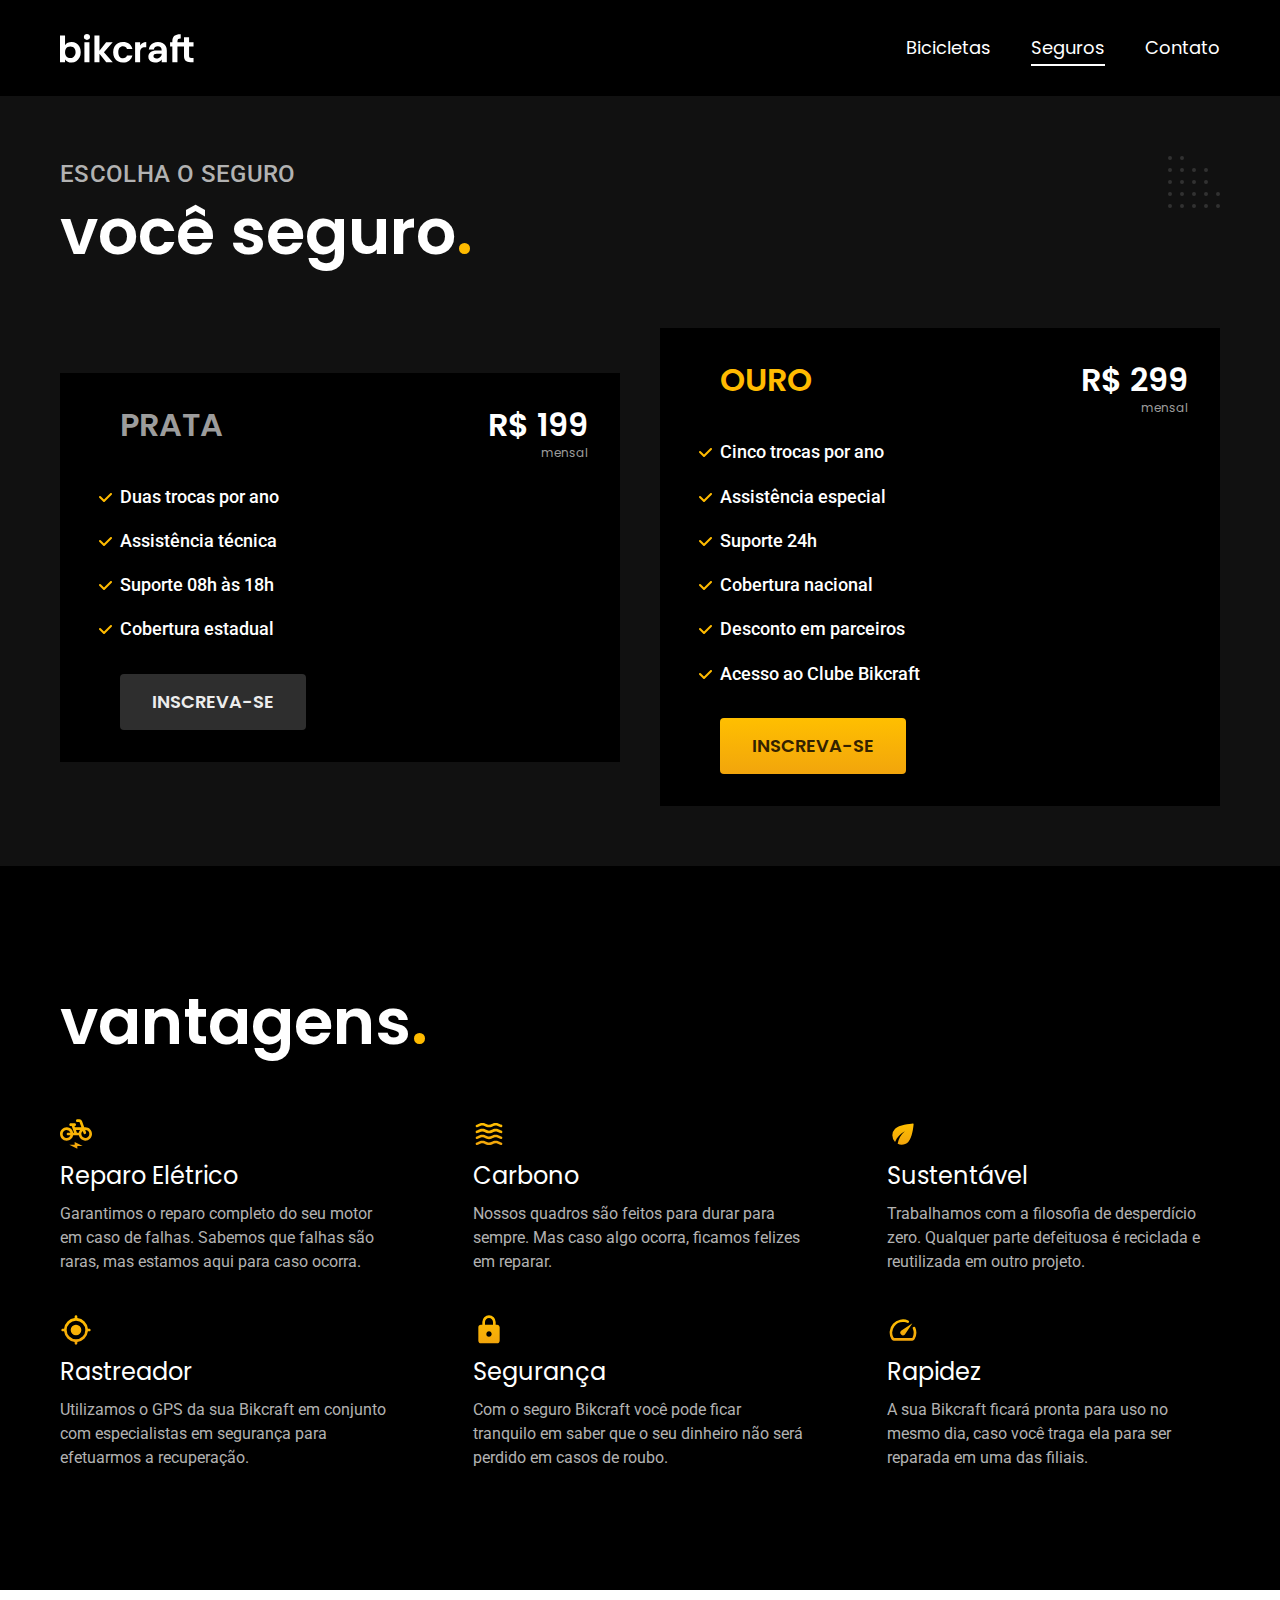
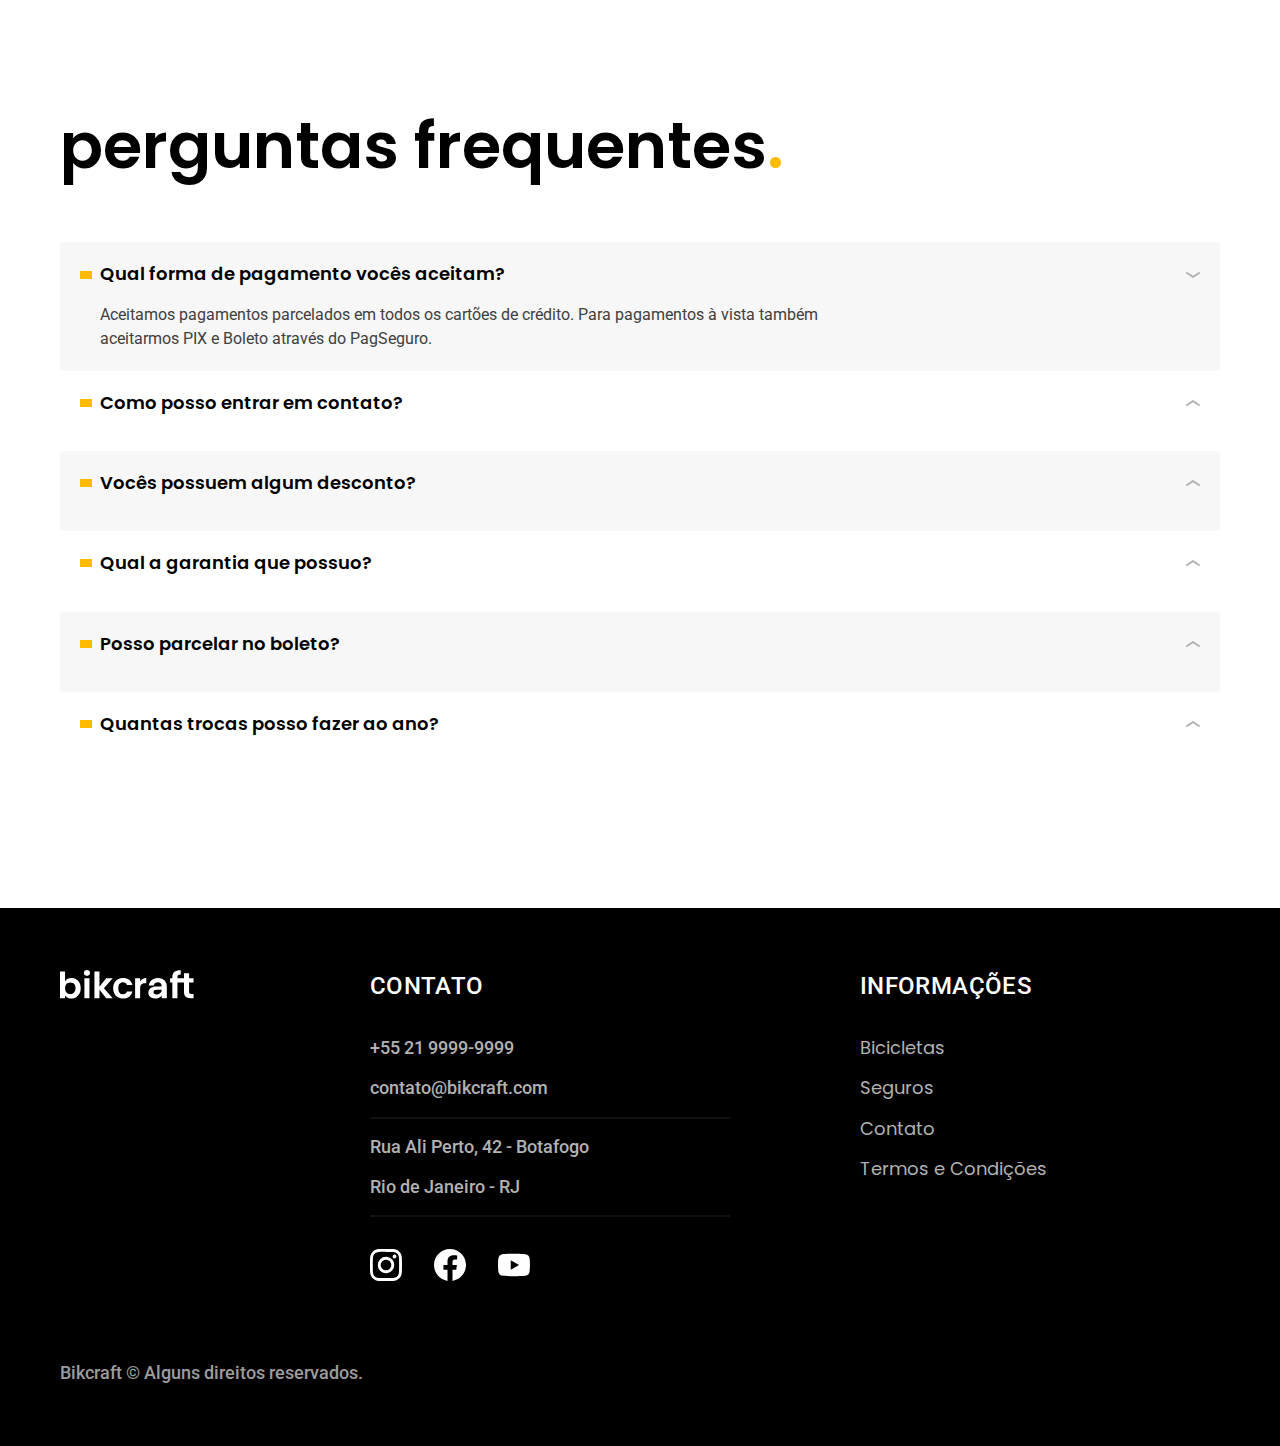
<file: seguros.html>
<!DOCTYPE html>
<html lang="pt-br">
<head>
  <meta charset="UTF-8">
  <meta name="viewport" content="width=device-width, initial-scale=1.0">
  <meta name="description" content="Termos e Condições">
  <title>Seguros | Bikcraft</title>
  <link rel="stylesheet" href="./css/style.css">
  <link rel="preconnect" href="https://fonts.googleapis.com">
  <link rel="preconnect" href="https://fonts.gstatic.com" crossorigin>
  <link href="https://fonts.googleapis.com/css2?family=Poppins:wght@400;600&family=Roboto:wght@400;500&display=swap" rel="stylesheet">
</head>
<body id="seguros">
  <header class="header-container">
    <div class="header container">
      <a href="./">
        <img src="./img/bikcraft.svg" alt="Logotipo Bikcraft">
      </a>

      <nav aria-label="primaria">
        <ul class="header-menu font-1-m cor-12" >
          <li><a href="bicicletas.html">Bicicletas</a></li>
          <li><a href="seguros.html">Seguros</a></li>
          <li><a href="contato.html">Contato</a></li>
        </ul>
      </nav>
    </div>
  </header>

  <main>
    <div class="titulo-bg">
      <div class="titulo container">
        <p class="font-2-l-b cor-5">escolha o seguro</p>
        <h1 class="font-1-xxl cor-0">você seguro<span class="cor-p1">.</span></h1>
      </div>
    </div>
    <article class="seguros-bg">
      <div class="seguros container">
  
        <div class="seguros-item font-2-m">
          <h3 class="font-1-xl cor-6">PRATA</h3>
          <span class="font-1-xl">R$ 199<span class="font-1-xs cor-6">mensal</span></span>
            <ul>
              <li>Duas trocas por ano</li>
              <li>Assistência técnica</li>
              <li>Suporte 08h às 18h</li>
              <li>Cobertura estadual</li>
            </ul>
            <a class="botao secundario" href="./orcamento.html?tipo=seguro&produto=prata">inscreva-se</a>
        </div>
  
        <div class="seguros-item font-2-m">
          <h3 class="font-1-xl cor-p1">OURO</h3>
          <span class="font-1-xl">R$ 299<span class="font-1-xs cor-6">mensal</span></span>
            <ul>
              <li>Cinco trocas por ano</li>
              <li>Assistência especial</li>
              <li>Suporte 24h</li>
              <li>Cobertura nacional</li>
              <li>Desconto em parceiros</li>
              <li>Acesso ao Clube Bikcraft</li>
            </ul>
            <a class="botao" href="./orcamento.html?tipo=seguro&produto=ouro">inscreva-se</a>
        </div>
      </div>
    </article>
  </main>

  <article class="vantagens-bg">
    <div class="vantagens container">
      <h2 class="font-1-xxl cor-0">vantagens<span class="cor-p1">.</span></h2>

      <ul>
        <li><img src="./img/icones/eletrica.svg" alt=""><h3 class="font-1-l cor-0">Reparo Elétrico</h3><p class="font-2-s cor-5">Garantimos o reparo completo do seu motor em caso de falhas. Sabemos que falhas são raras, mas estamos aqui para caso ocorra.</p></li>
        <li><img src="./img/icones/carbono.svg" alt=""><h3 class="font-1-l cor-0">Carbono</h3><p class="font-2-s cor-5">Nossos quadros são feitos para durar para sempre. Mas caso algo ocorra, ficamos felizes em reparar.</p></li>
        <li><img src="./img/icones/sustentavel.svg" alt=""><h3 class="font-1-l cor-0">Sustentável</h3><p class="font-2-s cor-5">Trabalhamos com a filosofia de desperdício zero. Qualquer parte defeituosa é reciclada e reutilizada em outro projeto.</p></li>
        <li><img src="./img/icones/rastreador.svg" alt=""><h3 class="font-1-l cor-0">Rastreador</h3><p class="font-2-s cor-5">Utilizamos o GPS da sua Bikcraft em conjunto com especialistas em segurança para efetuarmos a recuperação.</p></li>
        <li><img src="./img/icones/seguro.svg" alt=""><h3 class="font-1-l cor-0">Segurança</h3><p class="font-2-s cor-5">Com o seguro Bikcraft você pode ficar tranquilo em saber que o seu dinheiro não será perdido em casos de roubo.</p></li>
        <li><img src="./img/icones/velocidade.svg" alt=""><h3 class="font-1-l cor-0">Rapidez</h3><p class="font-2-s cor-5">A sua Bikcraft ficará pronta para uso no mesmo dia, caso você traga ela para ser reparada em uma das filiais.</p></li>
      </ul>
    </div>
  </article>

  <article class="perguntas container">
    <h2 class="font-1-xxl">perguntas frequentes<span class="cor-p1">.</span></h2>

    <dl>
      <div>
        <dt class="font-1-m-b open">Qual forma de pagamento vocês aceitam?</dt>
        <dd class="font-2-s cor-9 visivel">Aceitamos pagamentos parcelados em todos os cartões de crédito. Para pagamentos à vista também aceitarmos PIX e Boleto através do PagSeguro.</dd>
      </div>
      <div>
        <dt class="font-1-m-b">Como posso entrar em contato?</dt>
        <dd class="font-2-s cor-9">Aceitamos pagamentos parcelados em todos os cartões de crédito. Para pagamentos à vista também aceitarmos PIX e Boleto através do PagSeguro.</dd>
      </div>
      <div>
        <dt class="font-1-m-b">Vocês possuem algum desconto?</dt>
        <dd class="font-2-s cor-9">Aceitamos pagamentos parcelados em todos os cartões de crédito. Para pagamentos à vista também aceitarmos PIX e Boleto através do PagSeguro.</dd>
      </div>
      <div>
        <dt class="font-1-m-b">Qual a garantia que possuo?</dt>
        <dd class="font-2-s cor-9">Aceitamos pagamentos parcelados em todos os cartões de crédito. Para pagamentos à vista também aceitarmos PIX e Boleto através do PagSeguro.</dd>
      </div>
      <div>
        <dt class="font-1-m-b">Posso parcelar no boleto?</dt>
        <dd class="font-2-s cor-9">Aceitamos pagamentos parcelados em todos os cartões de crédito. Para pagamentos à vista também aceitarmos PIX e Boleto através do PagSeguro.</dd>
      </div>
      <div>
        <dt class="font-1-m-b">Quantas trocas posso fazer ao ano?</dt>
        <dd class="font-2-s cor-9">Aceitamos pagamentos parcelados em todos os cartões de crédito. Para pagamentos à vista também aceitarmos PIX e Boleto através do PagSeguro.</dd>
      </div>
    </dl>
  </article>

  <footer class="footer-bg">
    <div class="footer container">
      <img src="./img/bikcraft.svg" alt="Bikcraft">

      <div class="footer-contato">
        <h3 class="font-2-l-b cor-0">CONTATO</h3>
        <ul class="font-2-m cor-5">
          <li><a href="tel:+552199999999">+55 21 9999-9999</a></li>
          <li><a href="mailto:contato@bikcraft.com">contato@bikcraft.com</a></li>
          <li>Rua Ali Perto, 42 - Botafogo</li>
          <li>Rio de Janeiro - RJ</li>
        </ul>
        <div class="footer-redes">
          <a href="./"><img src="./img/redes/instagram.svg" alt="Instagram"></a>
          <a href="./"><img src="./img/redes/facebook.svg" alt="Facebook"></a>
          <a href="./"><img src="./img/redes/youtube.svg" alt="Youtube"></a>
        </div>
      </div>

      <div class="footer-informacoes">
        <h3 class="font-2-l-b cor-0">INFORMAÇÕES</h3>
        <nav>
          <ul class="font-1-m cor-5">
            <li><a href="./bicicletas.html">Bicicletas</a></li>
            <li><a href="./seguros.html">Seguros</a></li>
            <li><a href="./contato.html">Contato</a></li>
            <li><a href="./termos.html">Termos e Condições</a></li>
          </ul>
        </nav>
      </div>

      <p class="footer-copy font-2-m cor-6">Bikcraft © Alguns direitos reservados.</p>
    </div>
  </footer>
  <script src="./js/script.js"></script>
</body>
</html>
</file>
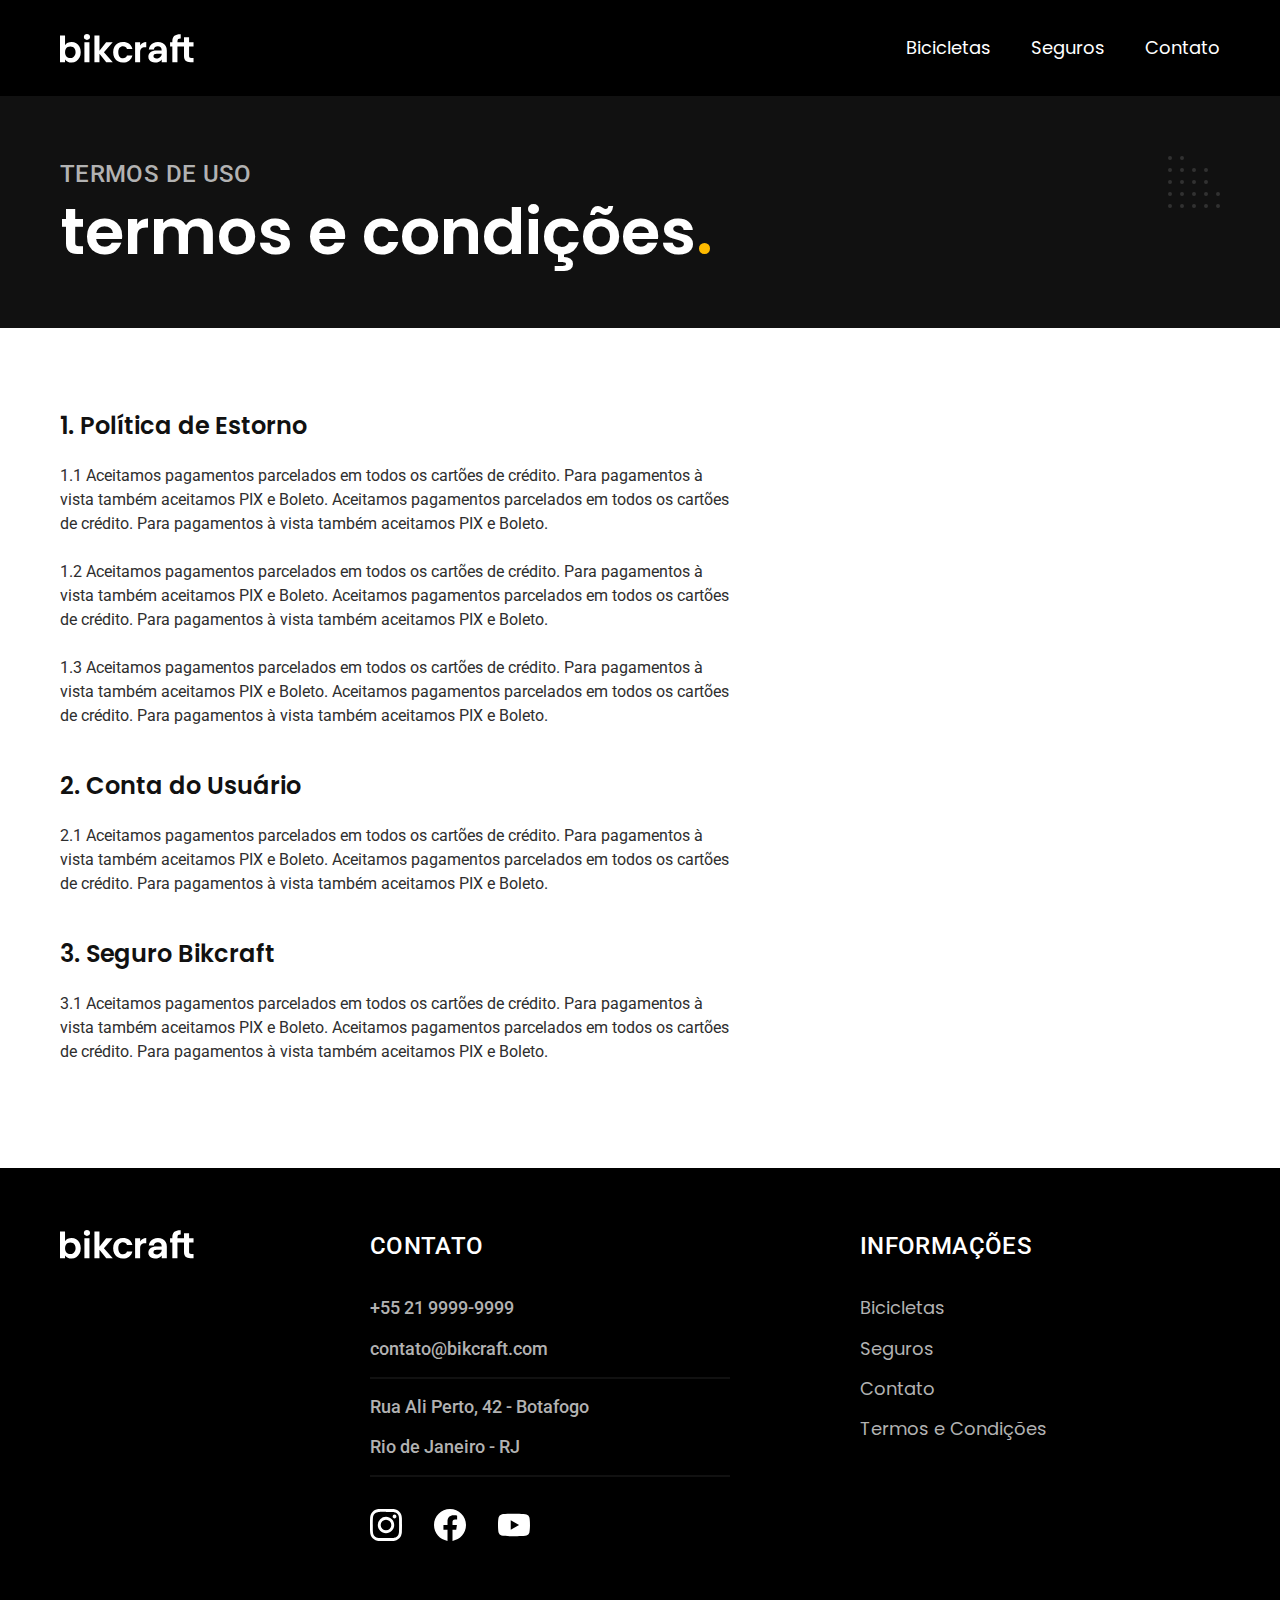
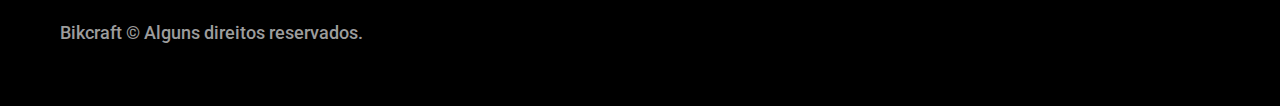
<file: termos.html>
<!DOCTYPE html>
<html lang="pt-br">
<head>
  <meta charset="UTF-8">
  <meta name="viewport" content="width=device-width, initial-scale=1.0">
  <meta name="description" content="Termos e Condições">
  <title>Termos e Condições | Bikcraft</title>
  <link rel="stylesheet" href="./css/style.css">
  <link rel="preconnect" href="https://fonts.googleapis.com">
  <link rel="preconnect" href="https://fonts.gstatic.com" crossorigin>
  <link href="https://fonts.googleapis.com/css2?family=Poppins:wght@400;600&family=Roboto:wght@400;500&display=swap" rel="stylesheet">
</head>
<body>
  <header class="header-container">
    <div class="header container">
      <a href="./">
        <img src="./img/bikcraft.svg" alt="Logotipo Bikcraft">
      </a>

      <nav aria-label="primaria">
        <ul class="header-menu font-1-m cor-12" >
          <li><a href="bicicletas.html">Bicicletas</a></li>
          <li><a href="seguros.html">Seguros</a></li>
          <li><a href="contato.html">Contato</a></li>
        </ul>
      </nav>
    </div>
  </header>

  <main>
    <div class="titulo-bg">
      <div class="titulo container">
        <p class="font-2-l-b cor-5">termos de uso</p>
        <h1 class="font-1-xxl cor-0">termos e condições<span class="cor-p1">.</span></h1>
      </div>
    </div>
    <div class="termos container">
      <h2 class="font-1-l cor-11">1. Política de Estorno</h2>
      <p>1.1 Aceitamos pagamentos parcelados em todos os cartões de crédito. Para pagamentos à vista também aceitamos PIX e Boleto. Aceitamos pagamentos parcelados em todos os cartões de crédito. Para pagamentos à vista também aceitamos PIX e Boleto.</p>
      <p>1.2 Aceitamos pagamentos parcelados em todos os cartões de crédito. Para pagamentos à vista também aceitamos PIX e Boleto. Aceitamos pagamentos parcelados em todos os cartões de crédito. Para pagamentos à vista também aceitamos PIX e Boleto.</p>
      <p>1.3 Aceitamos pagamentos parcelados em todos os cartões de crédito. Para pagamentos à vista também aceitamos PIX e Boleto. Aceitamos pagamentos parcelados em todos os cartões de crédito. Para pagamentos à vista também aceitamos PIX e Boleto.</p>
      <h2 class="font-1-l cor-11">2. Conta do Usuário</h2>
      <p>2.1 Aceitamos pagamentos parcelados em todos os cartões de crédito. Para pagamentos à vista também aceitamos PIX e Boleto. Aceitamos pagamentos parcelados em todos os cartões de crédito. Para pagamentos à vista também aceitamos PIX e Boleto.</p>
      <h2 class="font-1-l cor-11">3. Seguro Bikcraft</h2>
      <p>3.1 Aceitamos pagamentos parcelados em todos os cartões de crédito. Para pagamentos à vista também aceitamos PIX e Boleto. Aceitamos pagamentos parcelados em todos os cartões de crédito. Para pagamentos à vista também aceitamos PIX e Boleto.</p>
    </div>
  </main>

  <footer class="footer-bg">
    <div class="footer container">
      <img src="./img/bikcraft.svg" alt="Bikcraft">

      <div class="footer-contato">
        <h3 class="font-2-l-b cor-0">CONTATO</h3>
        <ul class="font-2-m cor-5">
          <li><a href="tel:+552199999999">+55 21 9999-9999</a></li>
          <li><a href="mailto:contato@bikcraft.com">contato@bikcraft.com</a></li>
          <li>Rua Ali Perto, 42 - Botafogo</li>
          <li>Rio de Janeiro - RJ</li>
        </ul>
        <div class="footer-redes">
          <a href="./"><img src="./img/redes/instagram.svg" alt="Instagram"></a>
          <a href="./"><img src="./img/redes/facebook.svg" alt="Facebook"></a>
          <a href="./"><img src="./img/redes/youtube.svg" alt="Youtube"></a>
        </div>
      </div>

      <div class="footer-informacoes">
        <h3 class="font-2-l-b cor-0">INFORMAÇÕES</h3>
        <nav>
          <ul class="font-1-m cor-5">
            <li><a href="./bicicletas.html">Bicicletas</a></li>
            <li><a href="./seguros.html">Seguros</a></li>
            <li><a href="./contato.html">Contato</a></li>
            <li><a href="./termos.html">Termos e Condições</a></li>
          </ul>
        </nav>
      </div>

      <p class="footer-copy font-2-m cor-6">Bikcraft © Alguns direitos reservados.</p>
    </div>
  </footer>
  <script src="./js/script.js"></script>
</body>
</html>
</file>
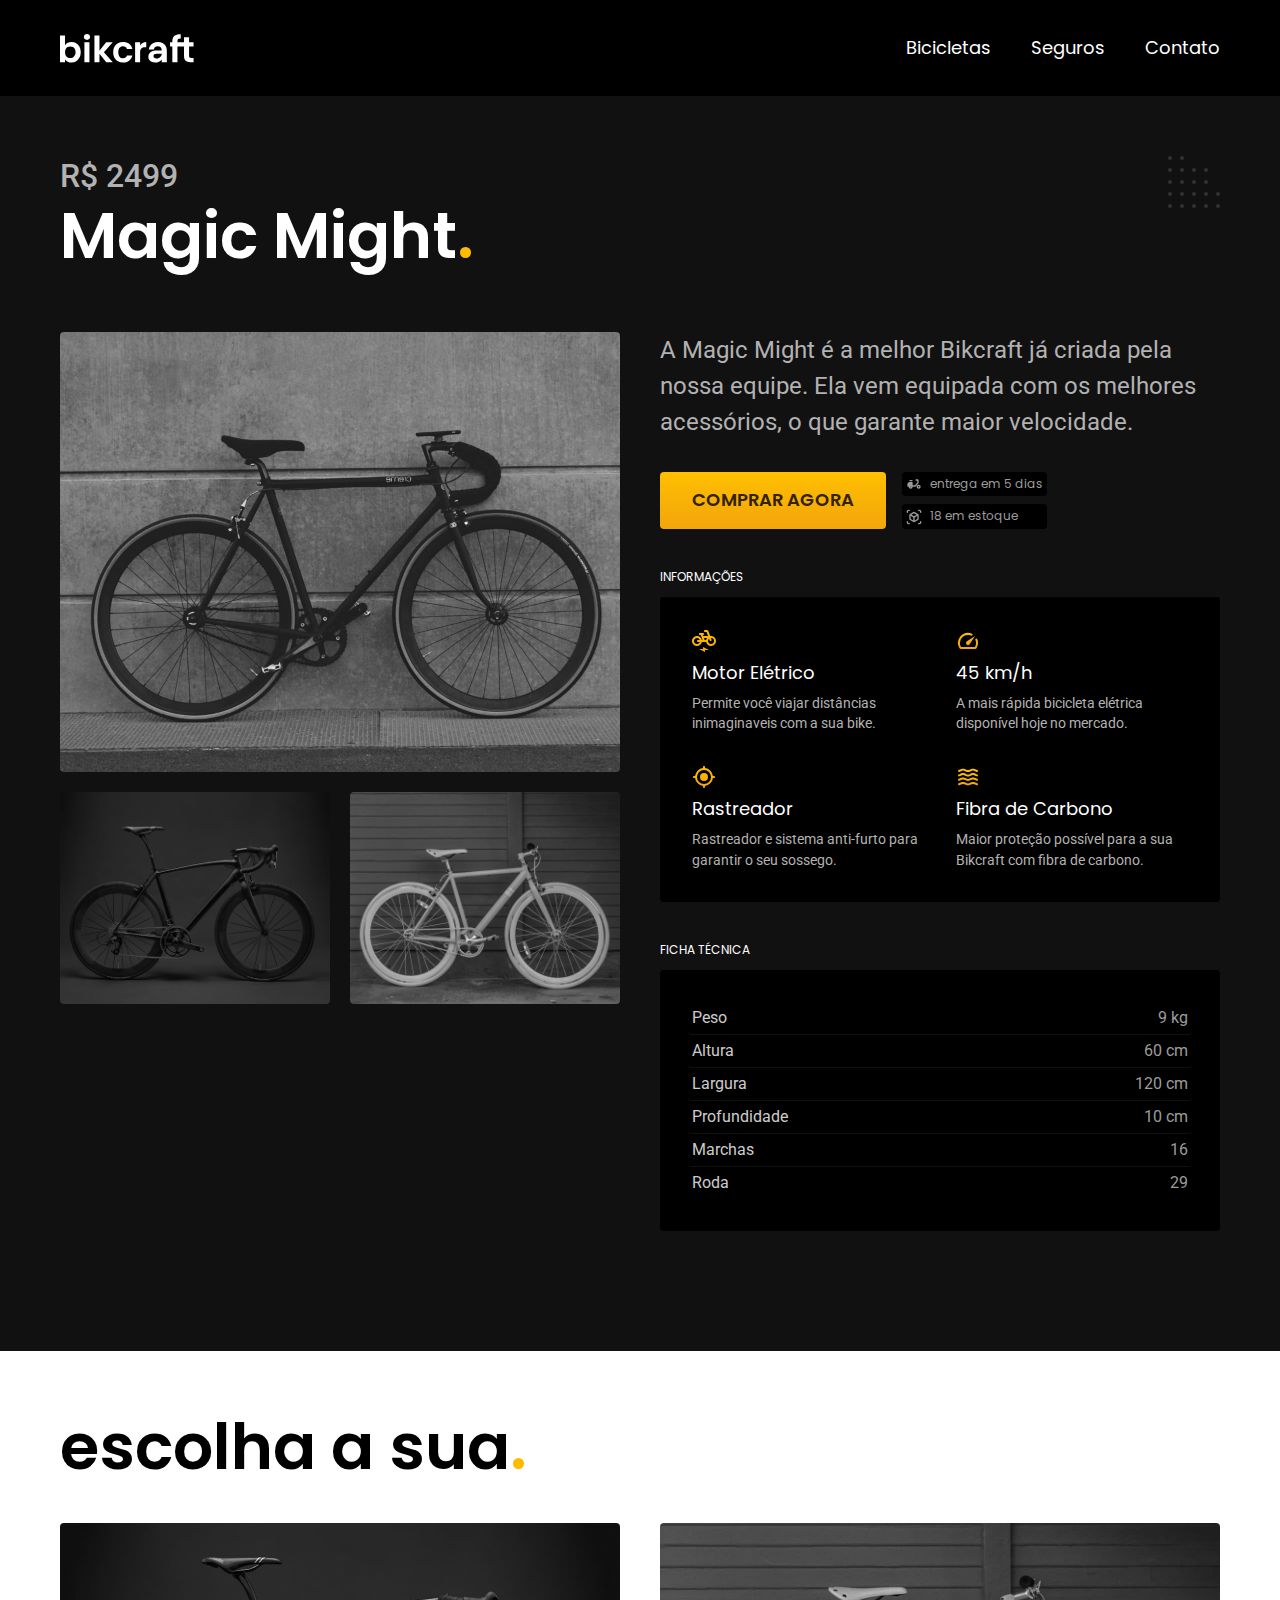
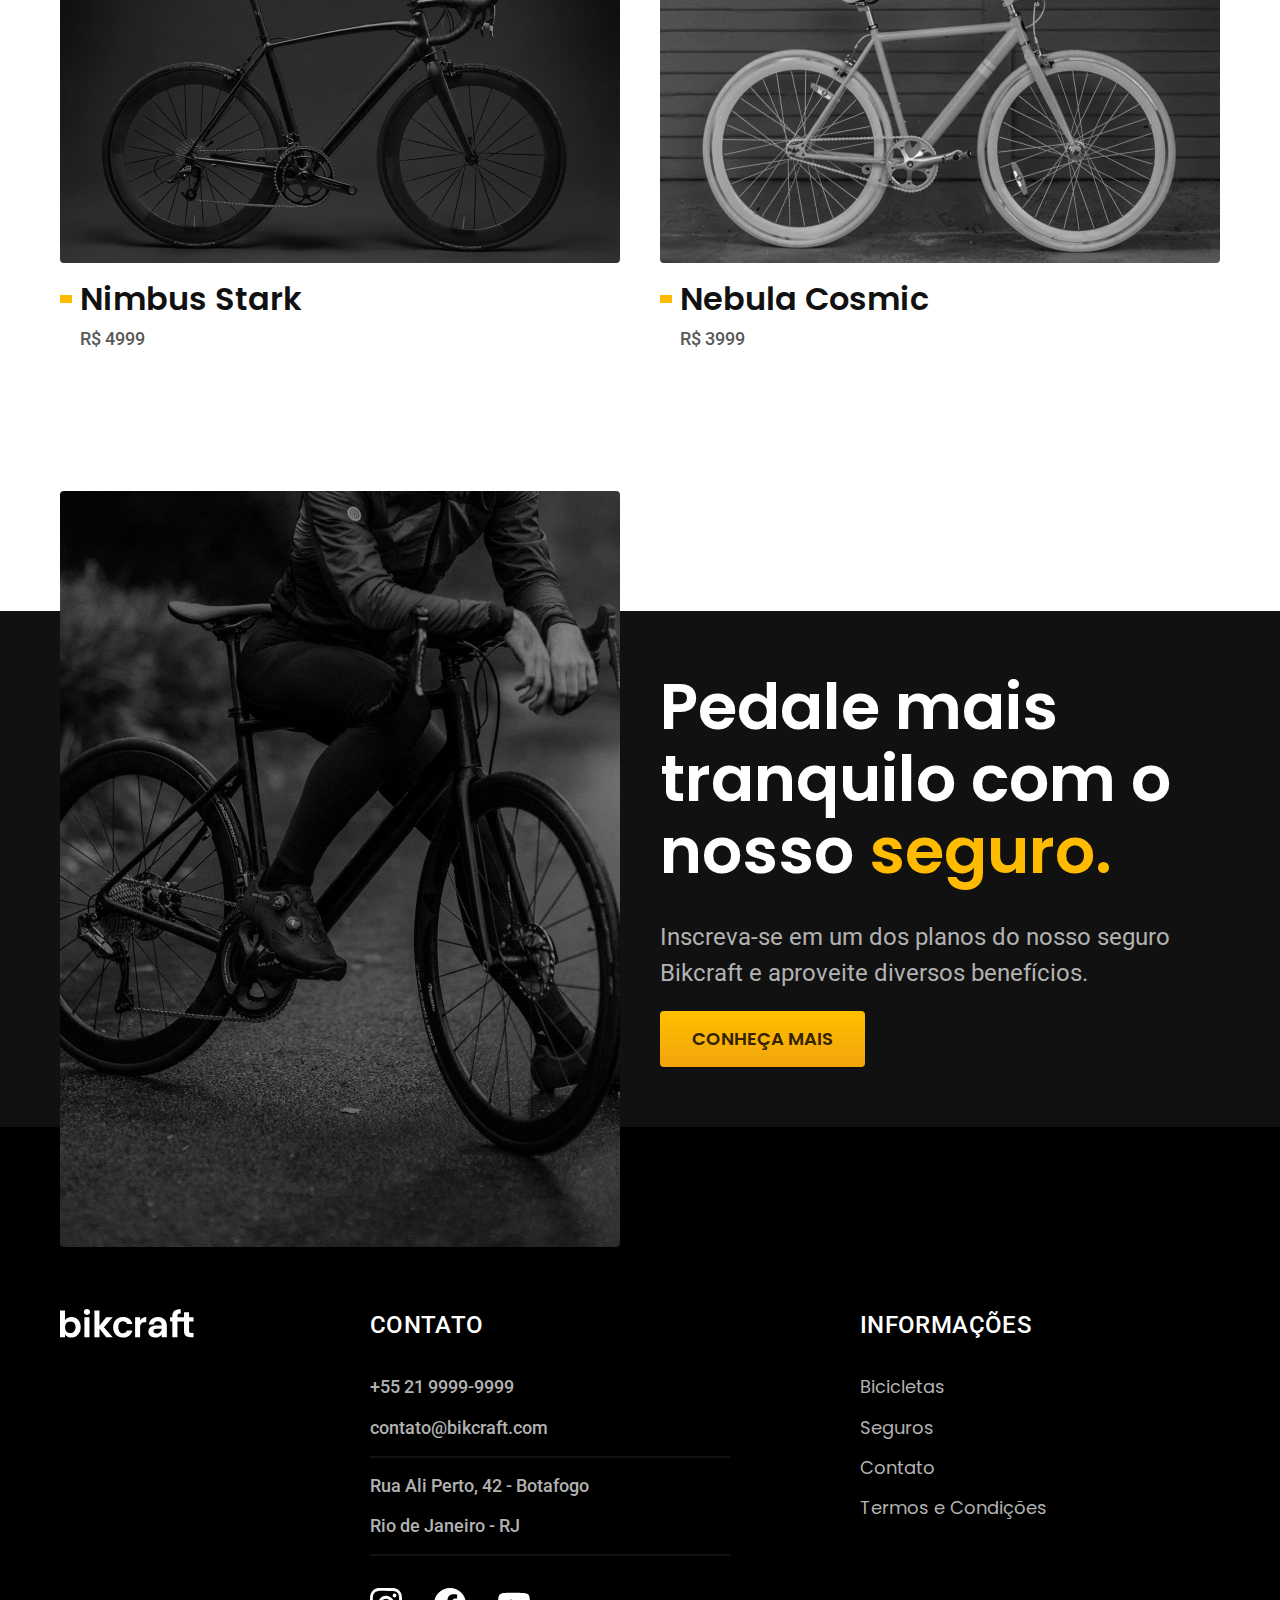
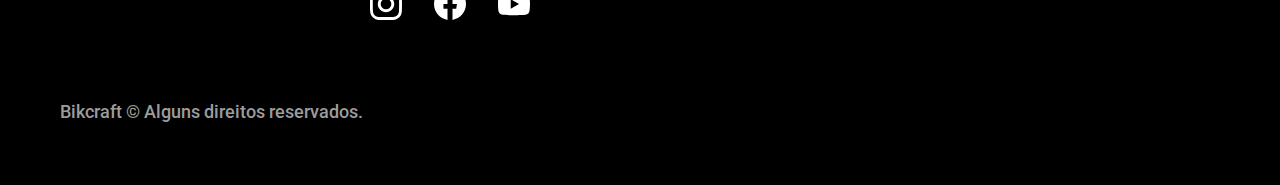
<file: bicicletas/magic.html>
<!DOCTYPE html>
<html lang="pt-br">
<head>
  <meta charset="UTF-8">
  <meta name="viewport" content="width=device-width, initial-scale=1.0">
  <meta name="description" content="Termos e Condições">
  <title>Magic Might | Bikcraft</title>
  <link rel="stylesheet" href="/css/style.css">
  <link rel="preconnect" href="https://fonts.googleapis.com">
  <link rel="preconnect" href="https://fonts.gstatic.com" crossorigin>
  <link href="https://fonts.googleapis.com/css2?family=Poppins:wght@400;600&family=Roboto:wght@400;500&display=swap" rel="stylesheet">
</head>
<body id="nimbus">
  <header class="header-container">
    <div class="header container">
      <a href="/index.html">
        <img src="/img/bikcraft.svg" alt="Logotipo Bikcraft">
      </a>

      <nav aria-label="primaria">
        <ul class="header-menu font-1-m cor-12" >
          <li><a href="/bicicletas.html">Bicicletas</a></li>
          <li><a href="/seguros.html">Seguros</a></li>
          <li><a href="/contato.html">Contato</a></li>
        </ul>
      </nav>
    </div>
  </header>

  <main>
    <div class="titulo-bg">
      <div class="titulo container">
        <p class="font-2-xl cor-5">R$ 2499</p>
        <h1 class="font-1-xxl cor-0">Magic Might<span class="cor-p1">.</span></h1>
      </div>
    </div>
    <div class="bicicleta-bg">
      <div class="bicicleta container">
        <div class="bicicleta-imagens">
          <img src="../img/bicicleta/nimbus2.jpg" alt="Nimbus 1">
          <img src="../img/bicicleta/nimbus1.jpg" alt="Nimbus 2">
          <img src="../img/bicicleta/nimbus3.jpg" alt="Nimbus 3">
        </div>
  
        <div class="bicicleta-conteudo">
          <p class="font-2-l cor-5">A Magic Might é a melhor Bikcraft já criada pela nossa equipe. Ela vem equipada com os melhores acessórios, o que garante maior velocidade.</p>
          <div class="bicicleta-comprar">
            <a class="botao comprar-bicicleta" href="../orcamento.html?tipo=bikcraft&produto=magic">comprar agora</a>
            <ul class="font-1-xs cor-6">
              <li><img src="../img/icones/entrega.svg" alt="">entrega em 5 dias</li>
              <li><img src="../img/icones/estoque.svg" alt="">18 em estoque</li>
            </ul>
          </div>
          <h2 class="font-1-xs cor-0">INFORMAÇÕES</h2>
          <div class="bicicleta-caracteristicas">
            <ul>
              <li>
                <img src="../img/icones/eletrica.svg" alt="">
                <h3 class="font-1-m cor-0">Motor Elétrico</h3>
                <p class="font-2-xs cor-5">Permite você viajar distâncias inimaginaveis com a sua bike.</p>
              </li>
              <li>
                <img src="../img/icones/velocidade.svg" alt="">
                <h3 class="font-1-m cor-0">45 km/h</h3>
                <p class="font-2-xs cor-5">A mais rápida bicicleta elétrica disponível hoje no mercado.</p>
              </li>
              <li>
                <img src="../img/icones/rastreador.svg" alt="">
                <h3 class="font-1-m cor-0">Rastreador</h3>
                <p class="font-2-xs cor-5">Rastreador e sistema anti-furto para garantir o seu sossego.</p>
              </li>
              <li>
                <img src="../img/icones/carbono.svg" alt="">
                <h3 class="font-1-m cor-0">Fibra de Carbono</h3>
                <p class="font-2-xs cor-5">Maior proteção possível para a sua Bikcraft com fibra de carbono.</p>
              </li>
            </ul>
          </div>
          <h2 class="font-1-xs cor-0">FICHA TÉCNICA</h2>
          <div class="bicicleta-ficha">
            <ul class="font-2-s cor-4">
              <li>Peso<span>9 kg</span></li>
              <li>Altura<span>60 cm</span></li>
              <li>Largura<span>120 cm</span></li>
              <li>Profundidade<span>10 cm</span></li>
              <li>Marchas<span>16</span></li>
              <li>Roda<span>29</span></li>
            </ul>
          </div>
        </div>
      </div>
    </div>
  </main>

  <article class="bicicletas-lista container">
    <h2 class="font-1-xxl">escolha a sua<span class="cor-p1">.</span></h2>

    <ul>
      <li>
        <a href="./nimbus.html">
          <img src="../img/bicicletas/nimbus.jpg" alt="Bicicleta Nebula Cosmic">
          <h3 class="font-1-xl cor-11">Nimbus Stark</h3>
          <span class="font-2-m cor-8 preco-lista">R$ 4999</span>
        </a>
      </li>
      <li>
        <a href="./nebula.html">
          <img src="../img/bicicletas/nebula.jpg" alt="Bicicleta Magic Might">
          <h3 class="font-1-xl cor-11">Nebula Cosmic</h3>
          <span class="font-2-m cor-8 preco-lista">R$ 3999</span>
        </a>
      </li>
    </ul>
  </article>

  <article class="seguro-bg">
    <div class="seguro container">
      <div class="seguro-imagem"><img src="../img/fotos/seguros.jpg" alt="Bicicleta Seguro"></div>
      <div class="seguro-conteudo">
        <h2 class="font-1-xxl cor-0">Pedale mais tranquilo com o nosso <span class="cor-p1">seguro.</span></h2>
        <p class="font-2-l cor-5">Inscreva-se em um dos planos do nosso seguro Bikcraft e aproveite diversos benefícios.</p>
        <a class="botao" href="../seguros.html">Conheça Mais</a>
      </div>
    </div>
  </article>

  <footer class="footer-bg">
    <div class="footer container">
      <img src="/img/bikcraft.svg" alt="Bikcraft">

      <div class="footer-contato">
        <h3 class="font-2-l-b cor-0">CONTATO</h3>
        <ul class="font-2-m cor-5">
          <li><a href="tel:+552199999999">+55 21 9999-9999</a></li>
          <li><a href="mailto:contato@bikcraft.com">contato@bikcraft.com</a></li>
          <li>Rua Ali Perto, 42 - Botafogo</li>
          <li>Rio de Janeiro - RJ</li>
        </ul>
        <div class="footer-redes">
          <a href="./"><img src="/img/redes/instagram.svg" alt="Instagram"></a>
          <a href="./"><img src="/img/redes/facebook.svg" alt="Facebook"></a>
          <a href="./"><img src="/img/redes/youtube.svg" alt="Youtube"></a>
        </div>
      </div>

      <div class="footer-informacoes">
        <h3 class="font-2-l-b cor-0">INFORMAÇÕES</h3>
        <nav>
          <ul class="font-1-m cor-5">
            <li><a href="/bicicletas.html">Bicicletas</a></li>
            <li><a href="/seguros.html">Seguros</a></li>
            <li><a href="/contato.html">Contato</a></li>
            <li><a href="/termos.html">Termos e Condições</a></li>
          </ul>
        </nav>
      </div>

      <p class="footer-copy font-2-m cor-6">Bikcraft © Alguns direitos reservados.</p>
    </div>
  </footer>
  <script src="../js/script.js"></script>
</body>
</html>
</file>
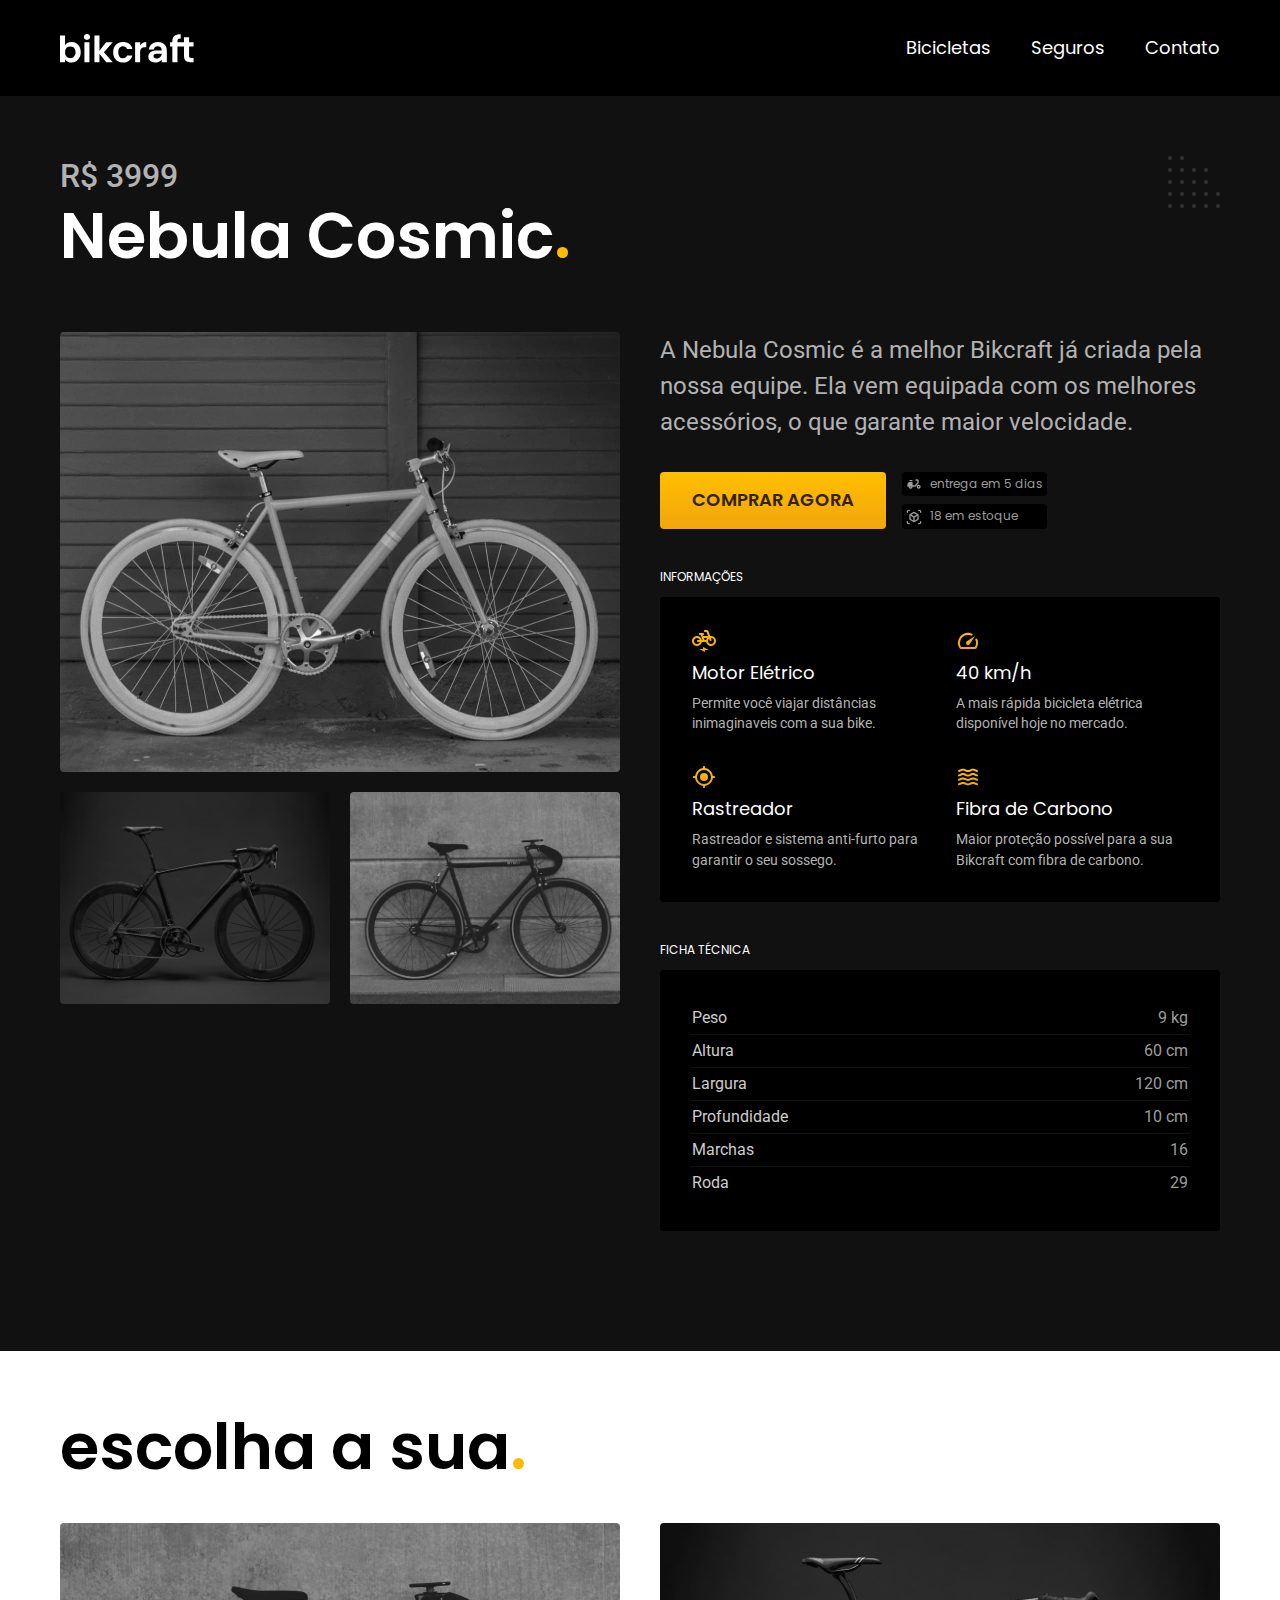
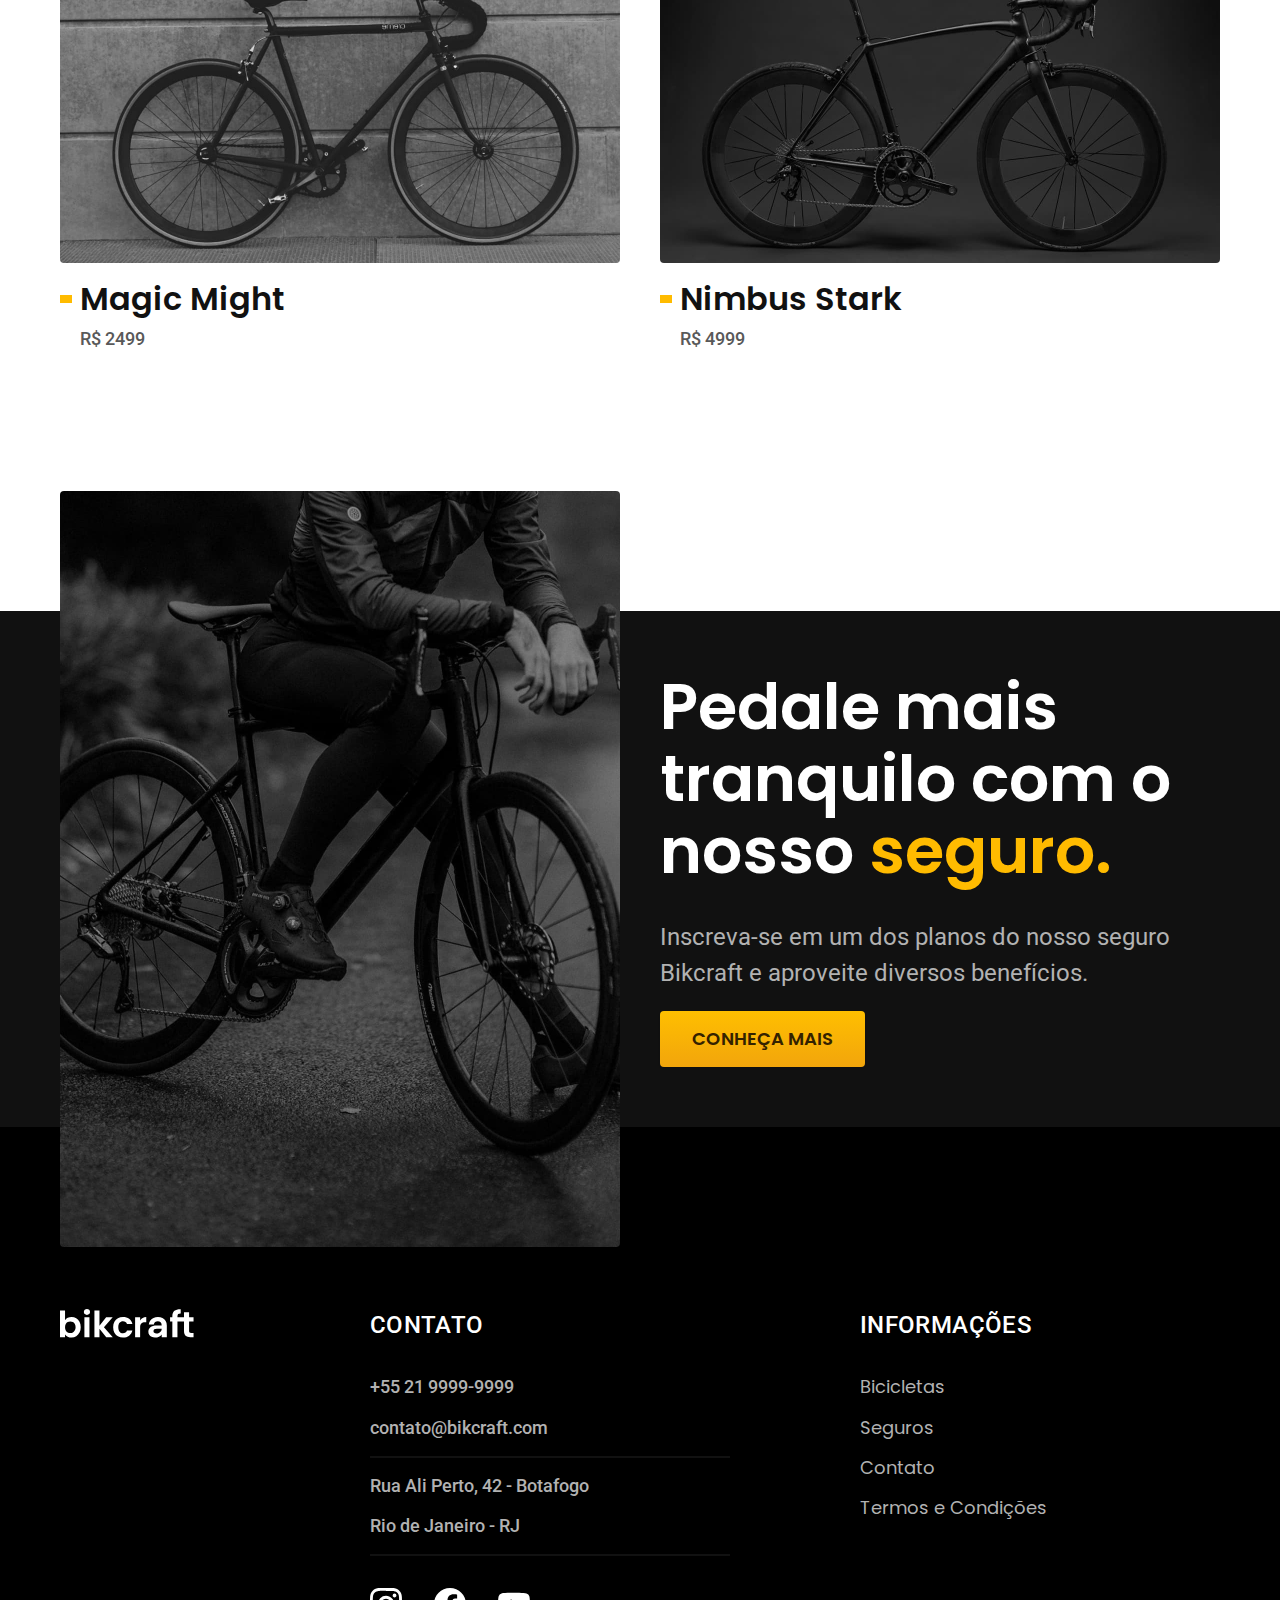
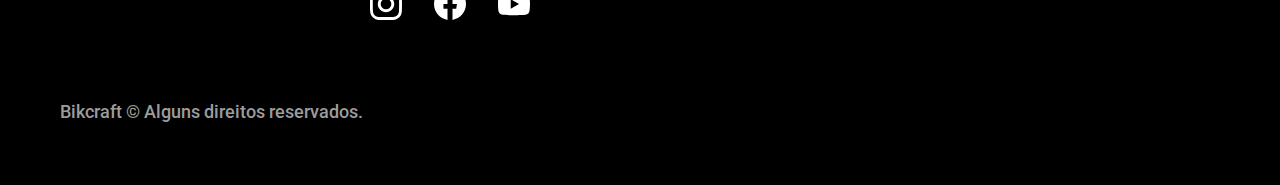
<file: bicicletas/nebula.html>
<!DOCTYPE html>
<html lang="pt-br">
<head>
  <meta charset="UTF-8">
  <meta name="viewport" content="width=device-width, initial-scale=1.0">
  <meta name="description" content="Termos e Condições">
  <title>Nebula Cosmic | Bikcraft</title>
  <link rel="stylesheet" href="/css/style.css">
  <link rel="preconnect" href="https://fonts.googleapis.com">
  <link rel="preconnect" href="https://fonts.gstatic.com" crossorigin>
  <link href="https://fonts.googleapis.com/css2?family=Poppins:wght@400;600&family=Roboto:wght@400;500&display=swap" rel="stylesheet">
</head>
<body id="nimbus">
  <header class="header-container">
    <div class="header container">
      <a href="/index.html">
        <img src="/img/bikcraft.svg" alt="Logotipo Bikcraft">
      </a>

      <nav aria-label="primaria">
        <ul class="header-menu font-1-m cor-12" >
          <li><a href="/bicicletas.html">Bicicletas</a></li>
          <li><a href="/seguros.html">Seguros</a></li>
          <li><a href="/contato.html">Contato</a></li>
        </ul>
      </nav>
    </div>
  </header>

  <main>
    <div class="titulo-bg">
      <div class="titulo container">
        <p class="font-2-xl cor-5">R$ 3999</p>
        <h1 class="font-1-xxl cor-0">Nebula Cosmic<span class="cor-p1">.</span></h1>
      </div>
    </div>
    <div class="bicicleta-bg">
      <div class="bicicleta container">
        <div class="bicicleta-imagens">
          <img src="../img/bicicleta/nimbus3.jpg" alt="Nimbus 1">
          <img src="../img/bicicleta/nimbus1.jpg" alt="Nimbus 2">
          <img src="../img/bicicleta/nimbus2.jpg" alt="Nimbus 3">
        </div>
  
        <div class="bicicleta-conteudo">
          <p class="font-2-l cor-5">A Nebula Cosmic é a melhor Bikcraft já criada pela nossa equipe. Ela vem equipada com os melhores acessórios, o que garante maior velocidade.</p>
          <div class="bicicleta-comprar">
            <a class="botao comprar-bicicleta" href="../orcamento.html?tipo=bikcraft&produto=nebula">comprar agora</a>
            <ul class="font-1-xs cor-6">
              <li><img src="../img/icones/entrega.svg" alt="">entrega em 5 dias</li>
              <li><img src="../img/icones/estoque.svg" alt="">18 em estoque</li>
            </ul>
          </div>
          <h2 class="font-1-xs cor-0">INFORMAÇÕES</h2>
          <div class="bicicleta-caracteristicas">
            <ul>
              <li>
                <img src="../img/icones/eletrica.svg" alt="">
                <h3 class="font-1-m cor-0">Motor Elétrico</h3>
                <p class="font-2-xs cor-5">Permite você viajar distâncias inimaginaveis com a sua bike.</p>
              </li>
              <li>
                <img src="../img/icones/velocidade.svg" alt="">
                <h3 class="font-1-m cor-0">40 km/h</h3>
                <p class="font-2-xs cor-5">A mais rápida bicicleta elétrica disponível hoje no mercado.</p>
              </li>
              <li>
                <img src="../img/icones/rastreador.svg" alt="">
                <h3 class="font-1-m cor-0">Rastreador</h3>
                <p class="font-2-xs cor-5">Rastreador e sistema anti-furto para garantir o seu sossego.</p>
              </li>
              <li>
                <img src="../img/icones/carbono.svg" alt="">
                <h3 class="font-1-m cor-0">Fibra de Carbono</h3>
                <p class="font-2-xs cor-5">Maior proteção possível para a sua Bikcraft com fibra de carbono.</p>
              </li>
            </ul>
          </div>
          <h2 class="font-1-xs cor-0">FICHA TÉCNICA</h2>
          <div class="bicicleta-ficha">
            <ul class="font-2-s cor-4">
              <li>Peso<span>9 kg</span></li>
              <li>Altura<span>60 cm</span></li>
              <li>Largura<span>120 cm</span></li>
              <li>Profundidade<span>10 cm</span></li>
              <li>Marchas<span>16</span></li>
              <li>Roda<span>29</span></li>
            </ul>
          </div>
        </div>
      </div>
    </div>
  </main>

  <article class="bicicletas-lista container">
    <h2 class="font-1-xxl">escolha a sua<span class="cor-p1">.</span></h2>

    <ul>
      <li>
        <a href="./magic.html">
          <img src="../img/bicicletas/magic.jpg" alt="Bicicleta Magic Might">
          <h3 class="font-1-xl cor-11">Magic Might</h3>
          <span class="font-2-m cor-8 preco-lista">R$ 2499</span>
        </a>
      </li>
      <li>
        <a href="./nimbus.html">
          <img src="../img/bicicletas/nimbus.jpg" alt="Bicicleta Nebula Cosmic">
          <h3 class="font-1-xl cor-11">Nimbus Stark</h3>
          <span class="font-2-m cor-8 preco-lista">R$ 4999</span>
        </a>
      </li>
    </ul>
  </article>

  <article class="seguro-bg">
    <div class="seguro container">
      <div class="seguro-imagem"><img src="../img/fotos/seguros.jpg" alt="Bicicleta Seguro"></div>
      <div class="seguro-conteudo">
        <h2 class="font-1-xxl cor-0">Pedale mais tranquilo com o nosso <span class="cor-p1">seguro.</span></h2>
        <p class="font-2-l cor-5">Inscreva-se em um dos planos do nosso seguro Bikcraft e aproveite diversos benefícios.</p>
        <a class="botao" href="../seguros.html">Conheça Mais</a>
      </div>
    </div>
  </article>

  <footer class="footer-bg">
    <div class="footer container">
      <img src="/img/bikcraft.svg" alt="Bikcraft">

      <div class="footer-contato">
        <h3 class="font-2-l-b cor-0">CONTATO</h3>
        <ul class="font-2-m cor-5">
          <li><a href="tel:+552199999999">+55 21 9999-9999</a></li>
          <li><a href="mailto:contato@bikcraft.com">contato@bikcraft.com</a></li>
          <li>Rua Ali Perto, 42 - Botafogo</li>
          <li>Rio de Janeiro - RJ</li>
        </ul>
        <div class="footer-redes">
          <a href="./"><img src="/img/redes/instagram.svg" alt="Instagram"></a>
          <a href="./"><img src="/img/redes/facebook.svg" alt="Facebook"></a>
          <a href="./"><img src="/img/redes/youtube.svg" alt="Youtube"></a>
        </div>
      </div>

      <div class="footer-informacoes">
        <h3 class="font-2-l-b cor-0">INFORMAÇÕES</h3>
        <nav>
          <ul class="font-1-m cor-5">
            <li><a href="/bicicletas.html">Bicicletas</a></li>
            <li><a href="/seguros.html">Seguros</a></li>
            <li><a href="/contato.html">Contato</a></li>
            <li><a href="/termos.html">Termos e Condições</a></li>
          </ul>
        </nav>
      </div>

      <p class="footer-copy font-2-m cor-6">Bikcraft © Alguns direitos reservados.</p>
    </div>
  </footer>
  <script src="../js/script.js"></script>
</body>
</html>
</file>
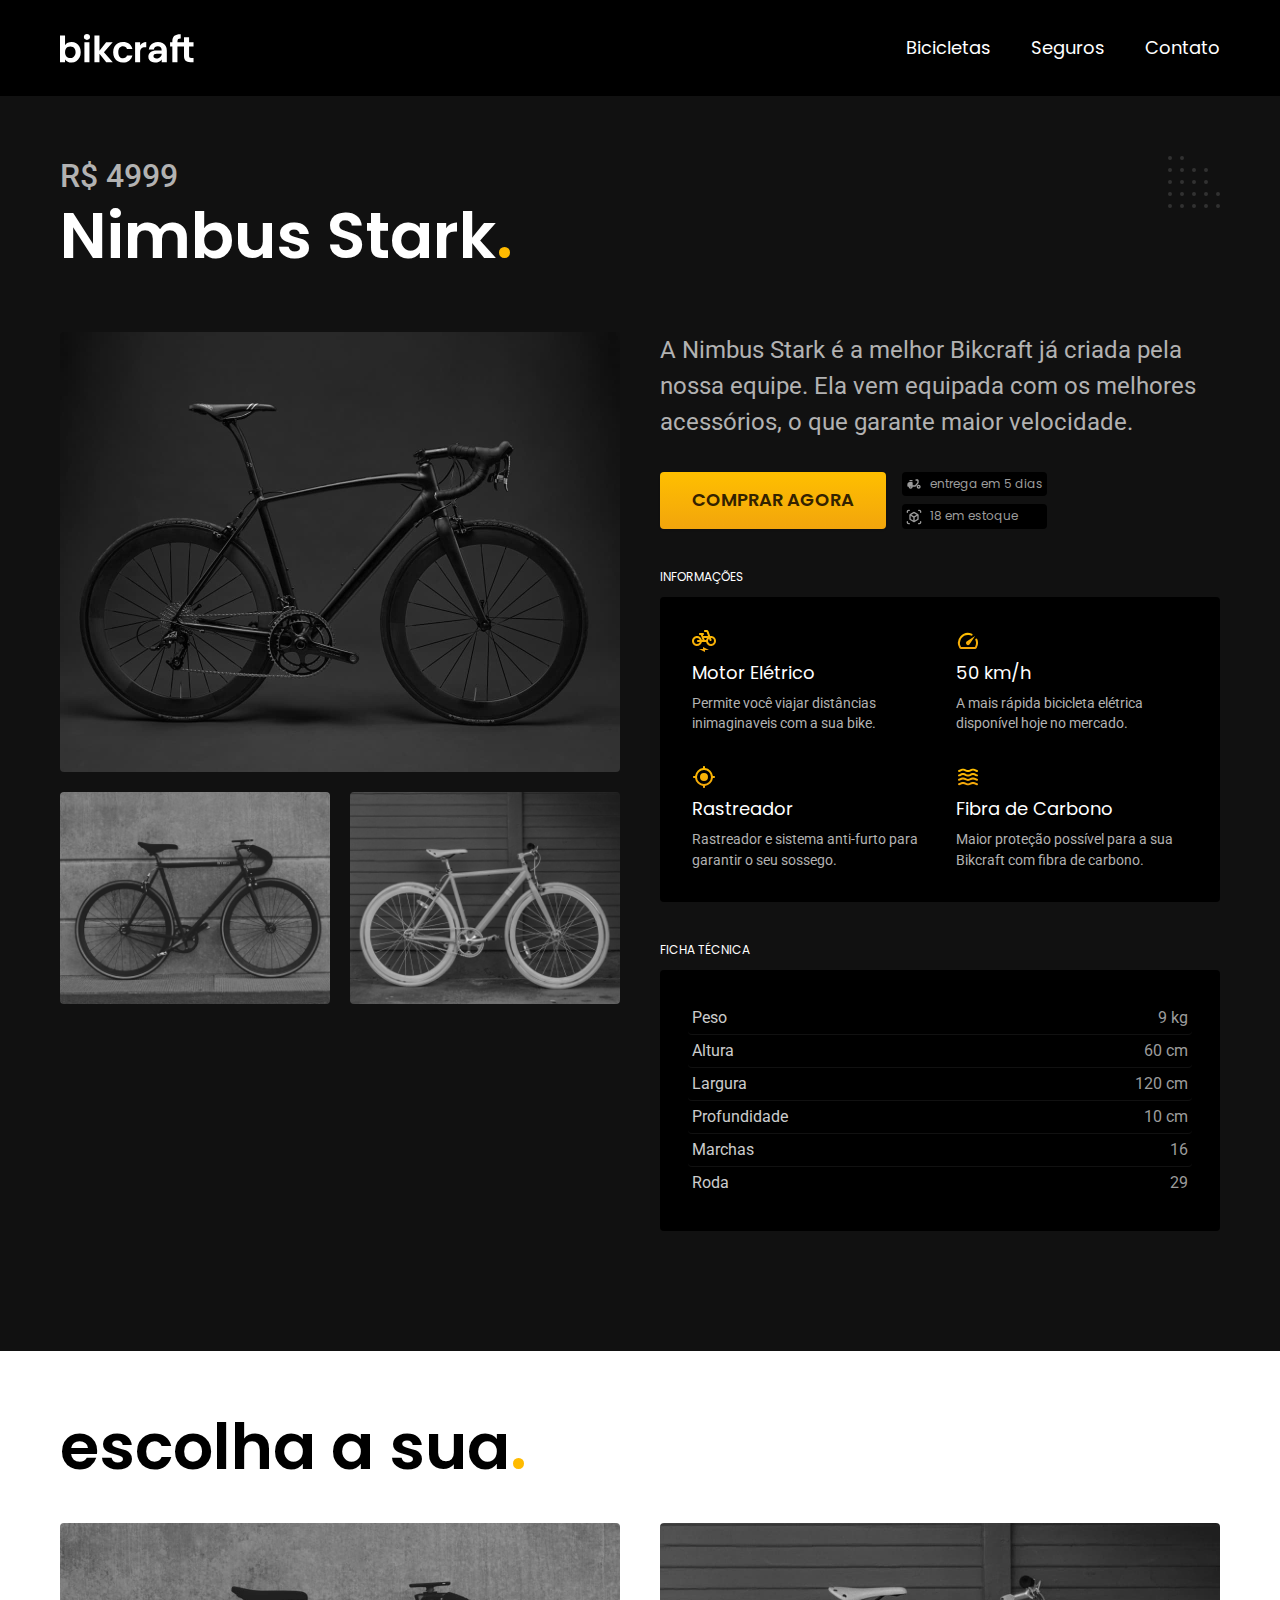
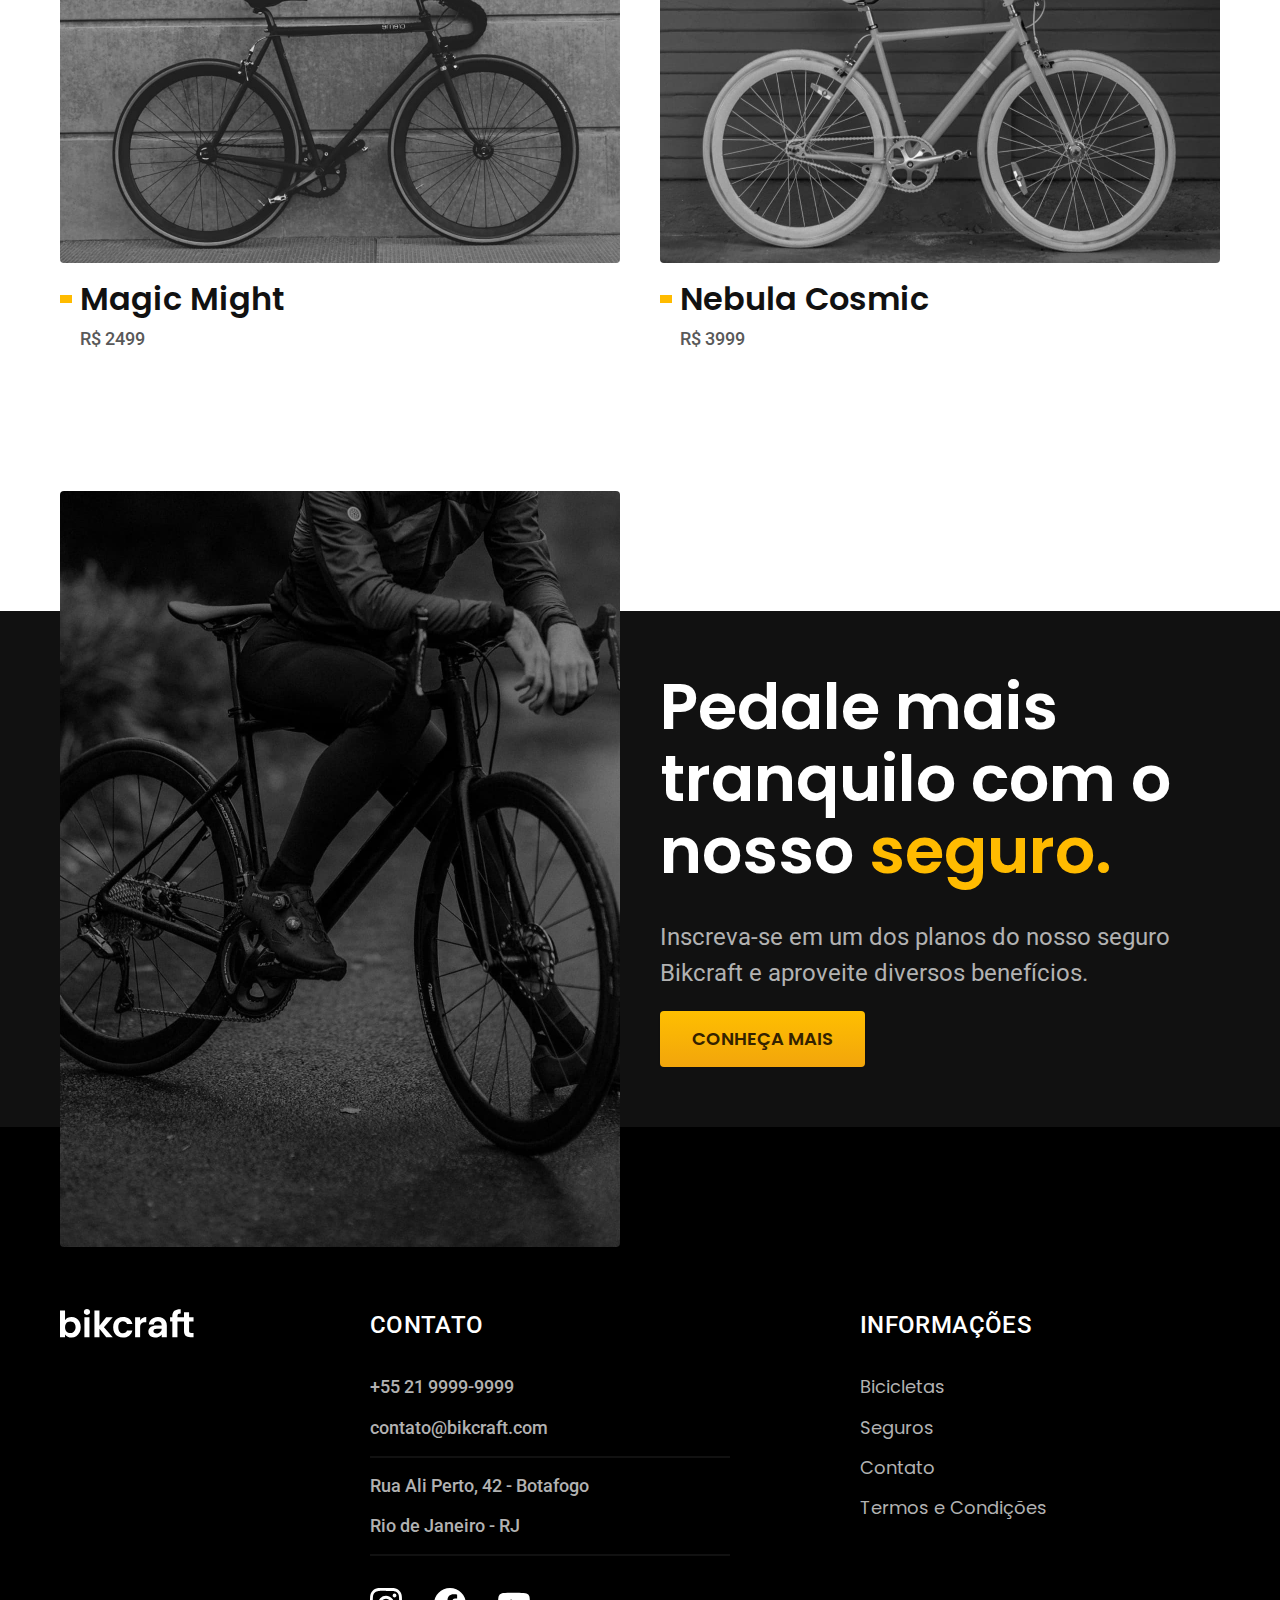
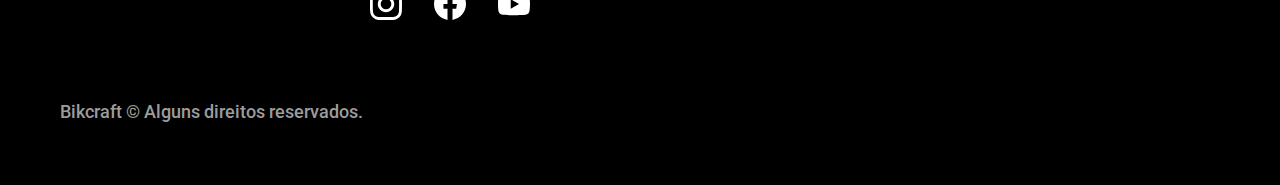
<file: bicicletas/nimbus.html>
<!DOCTYPE html>
<html lang="pt-br">
<head>
  <meta charset="UTF-8">
  <meta name="viewport" content="width=device-width, initial-scale=1.0">
  <meta name="description" content="Termos e Condições">
  <title>Nimbus Stark | Bikcraft</title>
  <link rel="stylesheet" href="/css/style.css">
  <link rel="preconnect" href="https://fonts.googleapis.com">
  <link rel="preconnect" href="https://fonts.gstatic.com" crossorigin>
  <link href="https://fonts.googleapis.com/css2?family=Poppins:wght@400;600&family=Roboto:wght@400;500&display=swap" rel="stylesheet">
</head>
<body id="nimbus">
  <header class="header-container">
    <div class="header container">
      <a href="/index.html">
        <img src="/img/bikcraft.svg" alt="Logotipo Bikcraft">
      </a>

      <nav aria-label="primaria">
        <ul class="header-menu font-1-m cor-12" >
          <li><a href="/bicicletas.html">Bicicletas</a></li>
          <li><a href="/seguros.html">Seguros</a></li>
          <li><a href="/contato.html">Contato</a></li>
        </ul>
      </nav>
    </div>
  </header>

  <main>
    <div class="titulo-bg">
      <div class="titulo container">
        <p class="font-2-xl cor-5">R$ 4999</p>
        <h1 class="font-1-xxl cor-0">Nimbus Stark<span class="cor-p1">.</span></h1>
      </div>
    </div>
    <div class="bicicleta-bg">
      <div class="bicicleta container">
        <div class="bicicleta-imagens">
          <img src="../img/bicicleta/nimbus1.jpg" alt="Nimbus 1">
          <img src="../img/bicicleta/nimbus2.jpg" alt="Nimbus 2">
          <img src="../img/bicicleta/nimbus3.jpg" alt="Nimbus 3">
        </div>
  
        <div class="bicicleta-conteudo">
          <p class="font-2-l cor-5">A Nimbus Stark é a melhor Bikcraft já criada pela nossa equipe. Ela vem equipada com os melhores acessórios, o que garante maior velocidade.</p>
          <div class="bicicleta-comprar">
            <a class="botao comprar-bicicleta" href="../orcamento.html?tipo=bikcraft&produto=nimbus">comprar agora</a>
            <ul class="font-1-xs cor-6">
              <li><img src="../img/icones/entrega.svg" alt="">entrega em 5 dias</li>
              <li><img src="../img/icones/estoque.svg" alt="">18 em estoque</li>
            </ul>
          </div>
          <h2 class="font-1-xs cor-0">INFORMAÇÕES</h2>
          <div class="bicicleta-caracteristicas">
            <ul>
              <li>
                <img src="../img/icones/eletrica.svg" alt="">
                <h3 class="font-1-m cor-0">Motor Elétrico</h3>
                <p class="font-2-xs cor-5">Permite você viajar distâncias inimaginaveis com a sua bike.</p>
              </li>
              <li>
                <img src="../img/icones/velocidade.svg" alt="">
                <h3 class="font-1-m cor-0">50 km/h</h3>
                <p class="font-2-xs cor-5">A mais rápida bicicleta elétrica disponível hoje no mercado.</p>
              </li>
              <li>
                <img src="../img/icones/rastreador.svg" alt="">
                <h3 class="font-1-m cor-0">Rastreador</h3>
                <p class="font-2-xs cor-5">Rastreador e sistema anti-furto para garantir o seu sossego.</p>
              </li>
              <li>
                <img src="../img/icones/carbono.svg" alt="">
                <h3 class="font-1-m cor-0">Fibra de Carbono</h3>
                <p class="font-2-xs cor-5">Maior proteção possível para a sua Bikcraft com fibra de carbono.</p>
              </li>
            </ul>
          </div>
          <h2 class="font-1-xs cor-0">FICHA TÉCNICA</h2>
          <div class="bicicleta-ficha">
            <ul class="font-2-s cor-4">
              <li>Peso<span>9 kg</span></li>
              <li>Altura<span>60 cm</span></li>
              <li>Largura<span>120 cm</span></li>
              <li>Profundidade<span>10 cm</span></li>
              <li>Marchas<span>16</span></li>
              <li>Roda<span>29</span></li>
            </ul>
          </div>
        </div>
      </div>
    </div>
  </main>

  <article class="bicicletas-lista container">
    <h2 class="font-1-xxl">escolha a sua<span class="cor-p1">.</span></h2>

    <ul>
      <li>
        <a href="./magic.html">
          <img src="../img/bicicletas/magic.jpg" alt="Bicicleta Magic Might">
          <h3 class="font-1-xl cor-11">Magic Might</h3>
          <span class="font-2-m cor-8 preco-lista">R$ 2499</span>
        </a>
      </li>
      <li>
        <a href="./nebula.html">
          <img src="../img/bicicletas/nebula.jpg" alt="Bicicleta Nebula Cosmic">
          <h3 class="font-1-xl cor-11">Nebula Cosmic</h3>
          <span class="font-2-m cor-8 preco-lista">R$ 3999</span>
        </a>
      </li>
    </ul>
  </article>

  <article class="seguro-bg">
    <div class="seguro container">
      <div class="seguro-imagem"><img src="../img/fotos/seguros.jpg" alt="Bicicleta Seguro"></div>
      <div class="seguro-conteudo">
        <h2 class="font-1-xxl cor-0">Pedale mais tranquilo com o nosso <span class="cor-p1">seguro.</span></h2>
        <p class="font-2-l cor-5">Inscreva-se em um dos planos do nosso seguro Bikcraft e aproveite diversos benefícios.</p>
        <a class="botao" href="../seguros.html">Conheça Mais</a>
      </div>
    </div>
  </article>

  <footer class="footer-bg">
    <div class="footer container">
      <img src="/img/bikcraft.svg" alt="Bikcraft">

      <div class="footer-contato">
        <h3 class="font-2-l-b cor-0">CONTATO</h3>
        <ul class="font-2-m cor-5">
          <li><a href="tel:+552199999999">+55 21 9999-9999</a></li>
          <li><a href="mailto:contato@bikcraft.com">contato@bikcraft.com</a></li>
          <li>Rua Ali Perto, 42 - Botafogo</li>
          <li>Rio de Janeiro - RJ</li>
        </ul>
        <div class="footer-redes">
          <a href="./"><img src="/img/redes/instagram.svg" alt="Instagram"></a>
          <a href="./"><img src="/img/redes/facebook.svg" alt="Facebook"></a>
          <a href="./"><img src="/img/redes/youtube.svg" alt="Youtube"></a>
        </div>
      </div>

      <div class="footer-informacoes">
        <h3 class="font-2-l-b cor-0">INFORMAÇÕES</h3>
        <nav>
          <ul class="font-1-m cor-5">
            <li><a href="/bicicletas.html">Bicicletas</a></li>
            <li><a href="/seguros.html">Seguros</a></li>
            <li><a href="/contato.html">Contato</a></li>
            <li><a href="/termos.html">Termos e Condições</a></li>
          </ul>
        </nav>
      </div>

      <p class="footer-copy font-2-m cor-6">Bikcraft © Alguns direitos reservados.</p>
    </div>
  </footer>
  <script src="../js/script.js"></script>
</body>
</html>
</file>
<file: css/style.css>
@import "./global/global.css";
@import "./utilidades/tipografia.css";
@import "./utilidades/cores.css";

@import "./global/header.css";
@import "./global/footer.css";

/* Utilidades */
@import "./utilidades/componentes.css";
@import "./utilidades/formulario.css";

/* Home */
@import "./home/introducao.css";
@import "./home/tecnologia.css";
@import "./home/parceiros.css";
@import "./home/depoimento.css";

/* Termos */
@import "./termos/termos.css";

/* Bicicletas */
@import "./bicicletas/bicicletas-lista.css";
@import "./bicicletas/bicicletas.css";

/* Bicicleta */
@import "./bicicleta/bicicleta.css";
@import "./bicicleta/seguro.css";

/* Seguros */
@import "./seguros/seguros.css";
@import "./seguros/vantagens.css";
@import "./seguros/perguntas.css";

/* Contato */
@import "./contato/contato.css";
/* @import "./contato/formulario.css"; */
@import "./contato/lojas.css";

/* Orcamento */
@import "./orcamento/orcamento.css";
</file>
